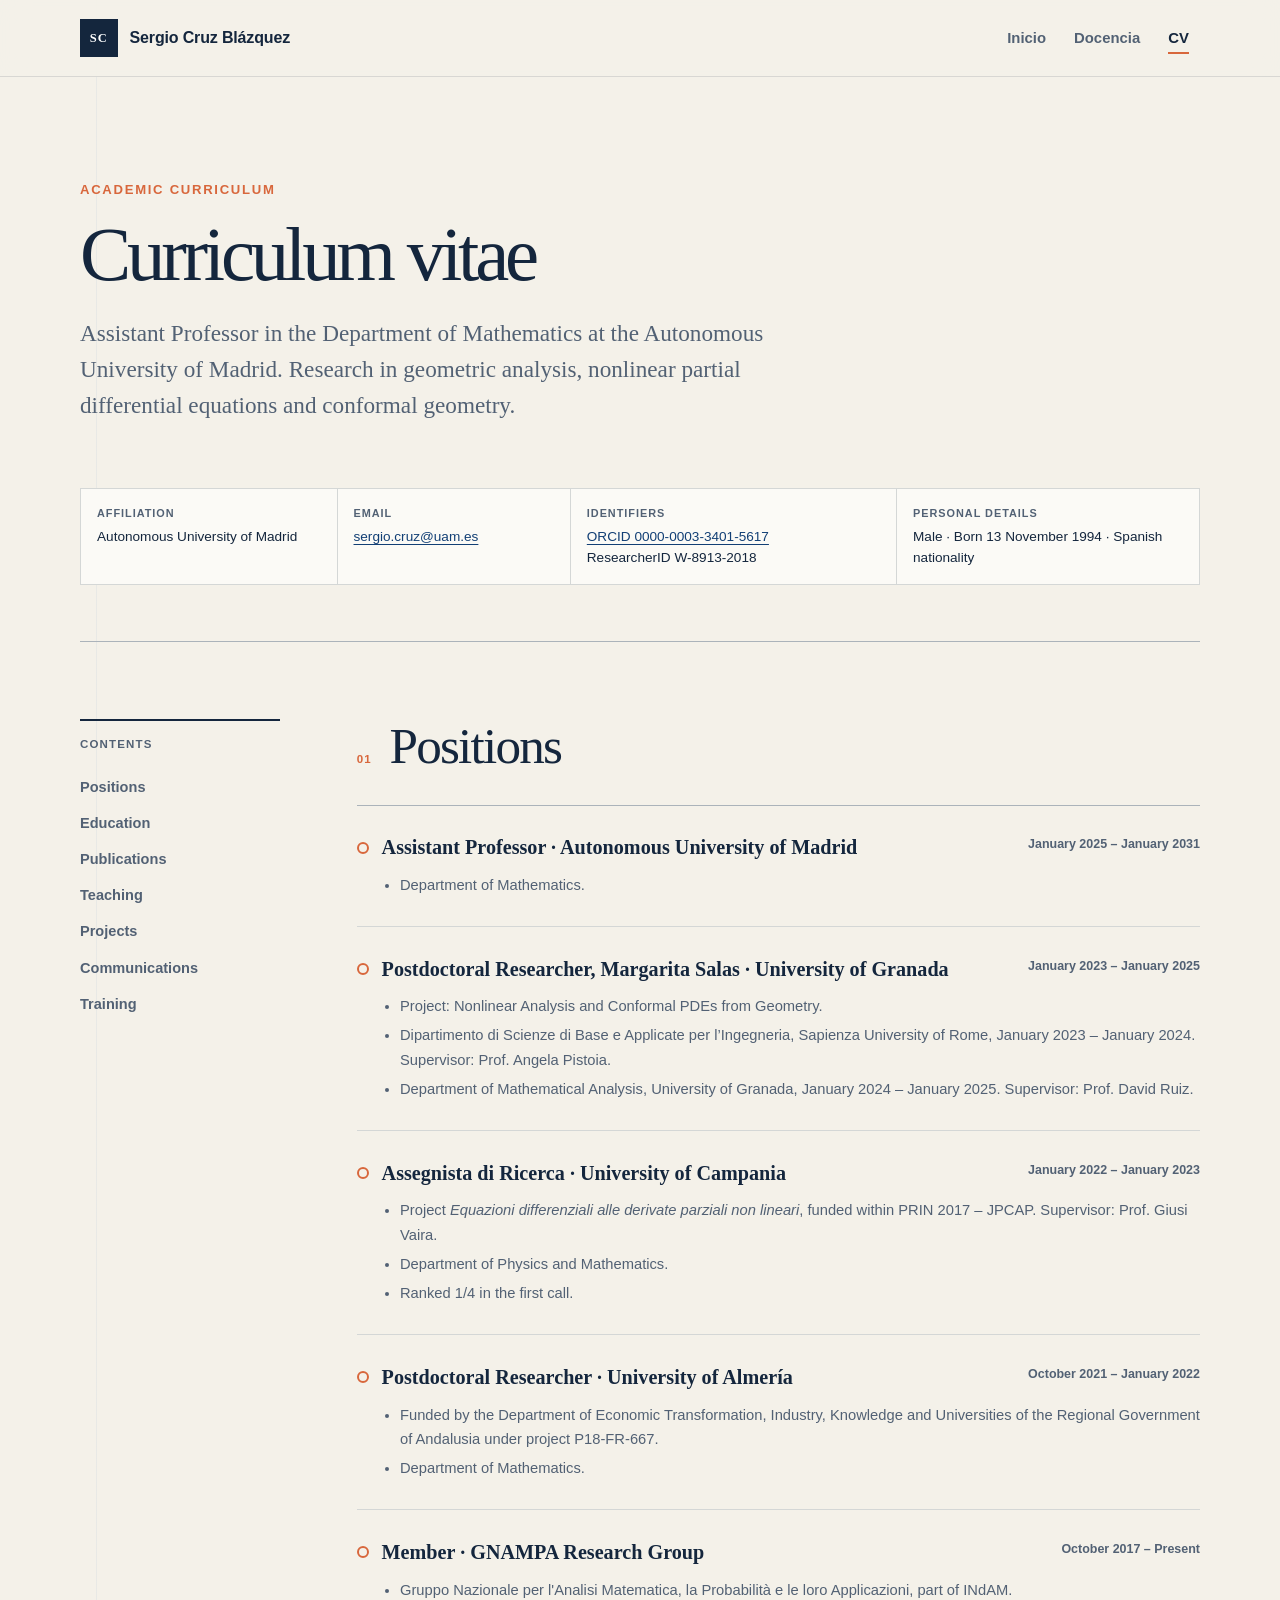
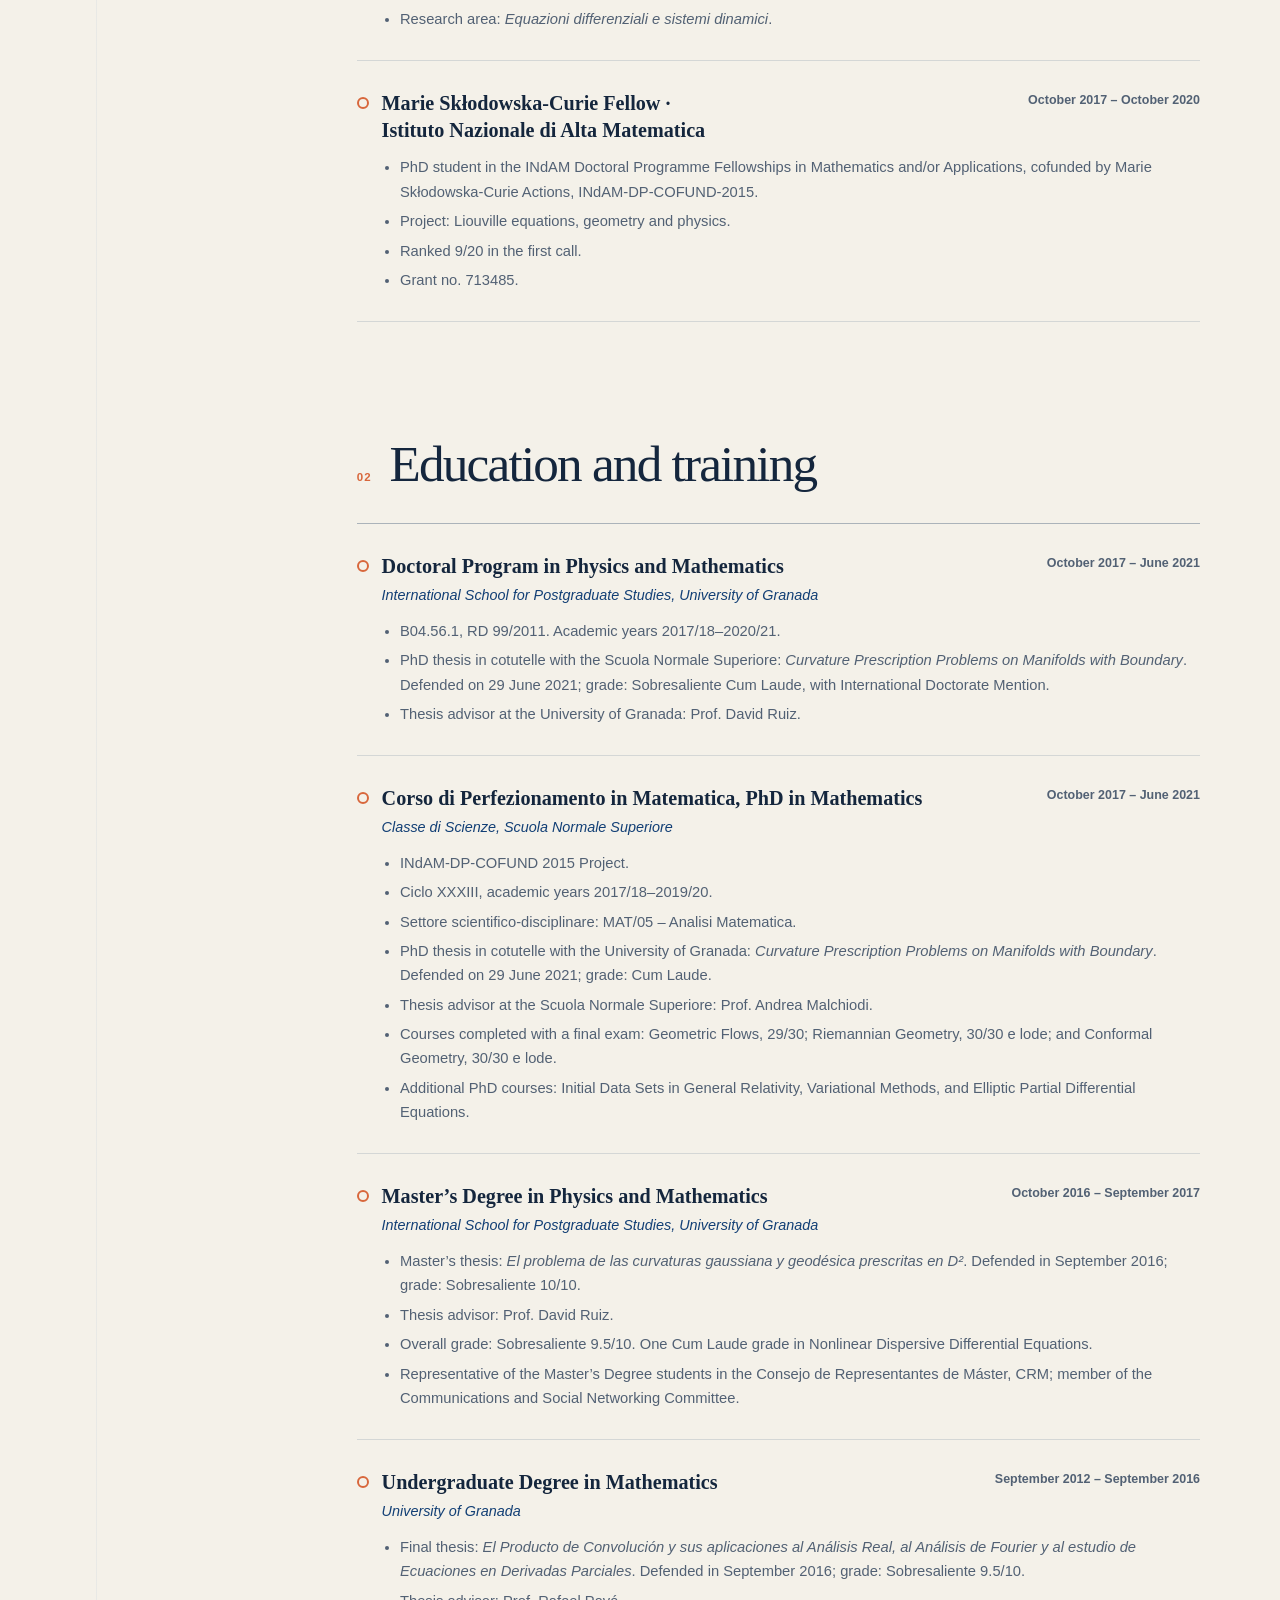
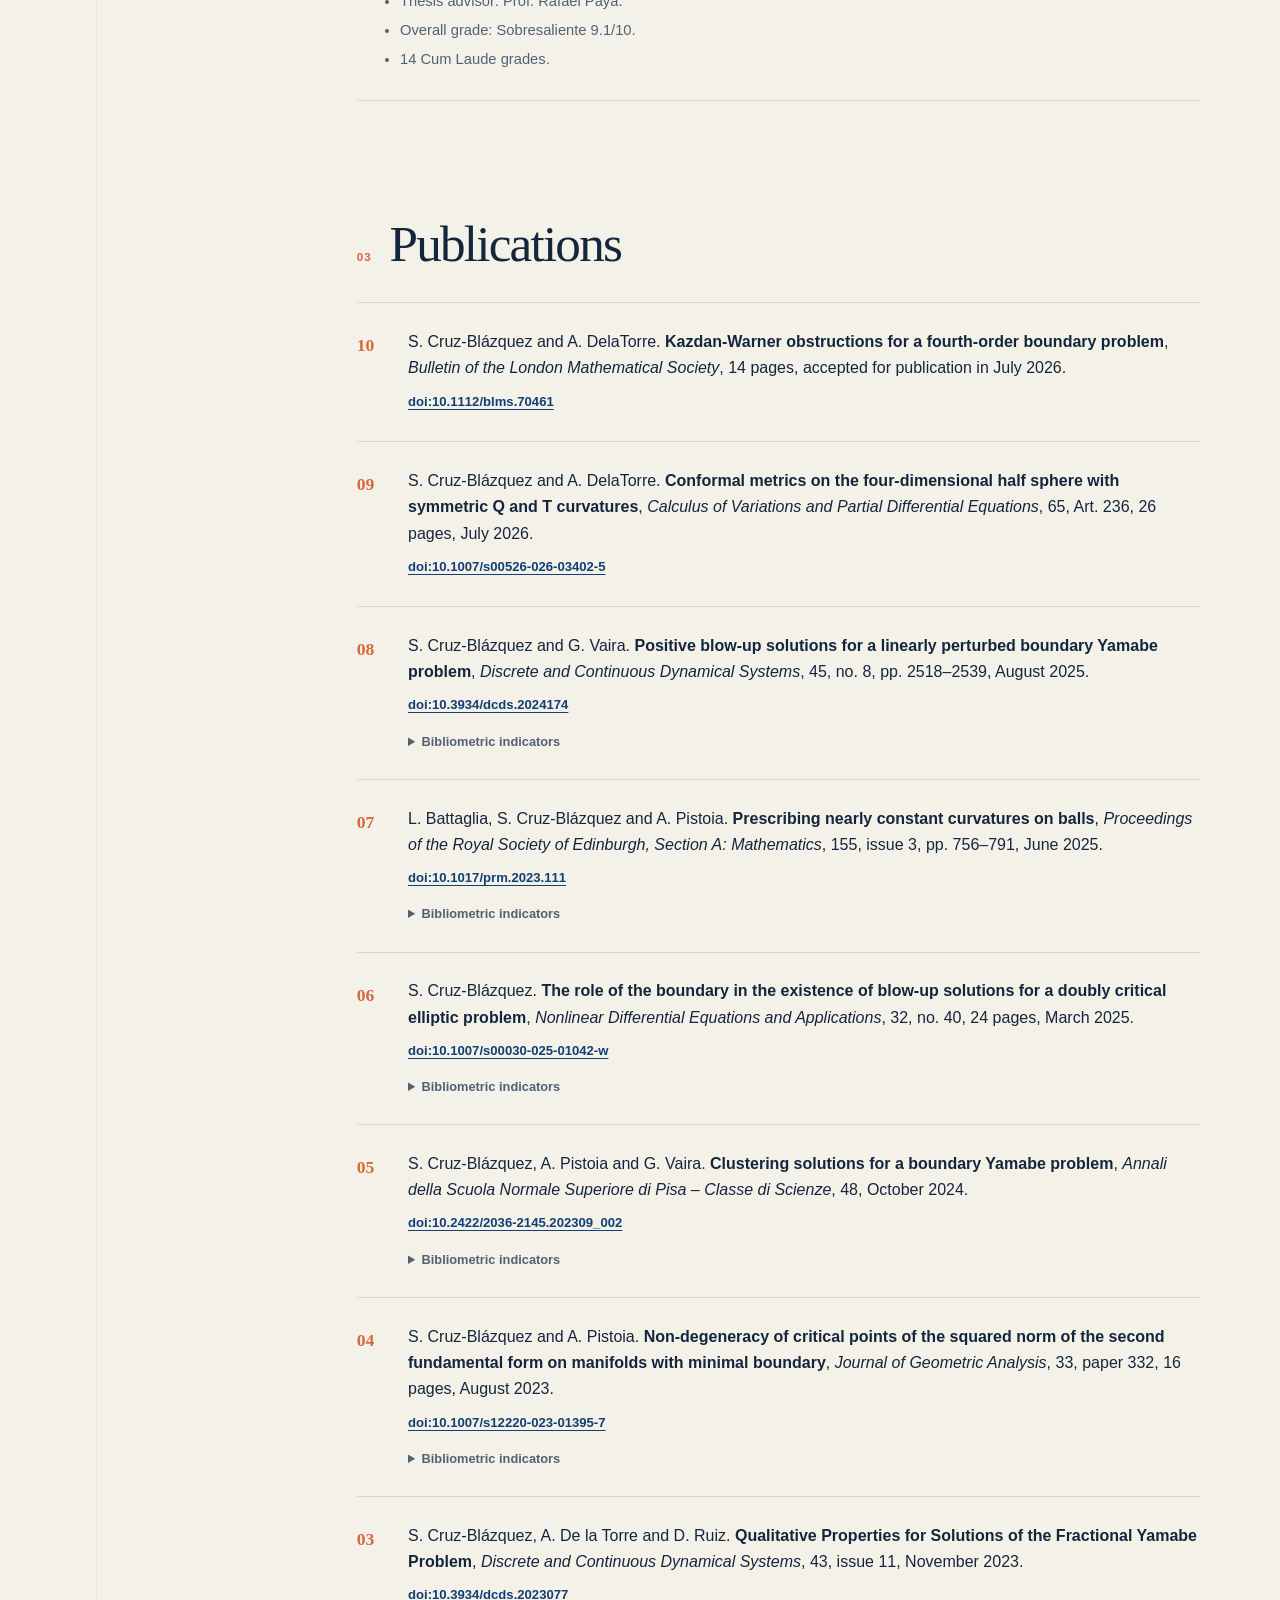
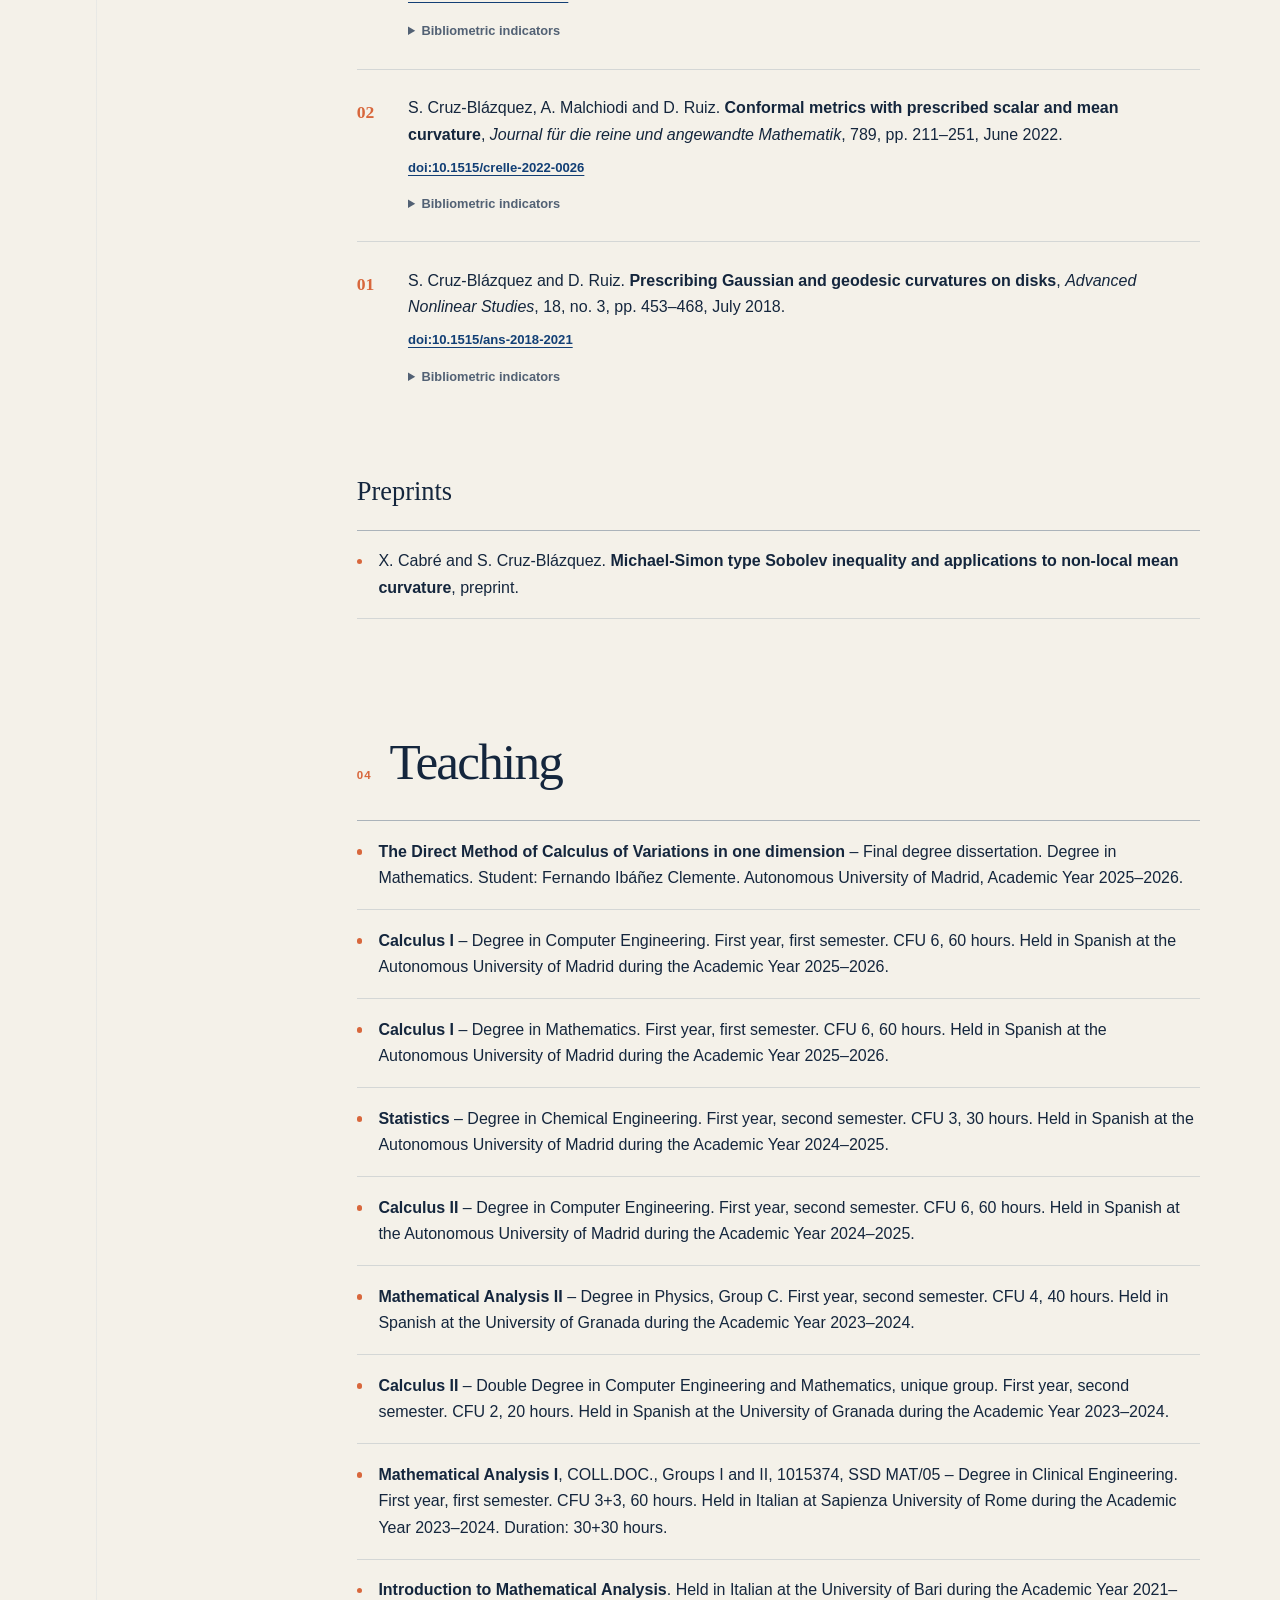
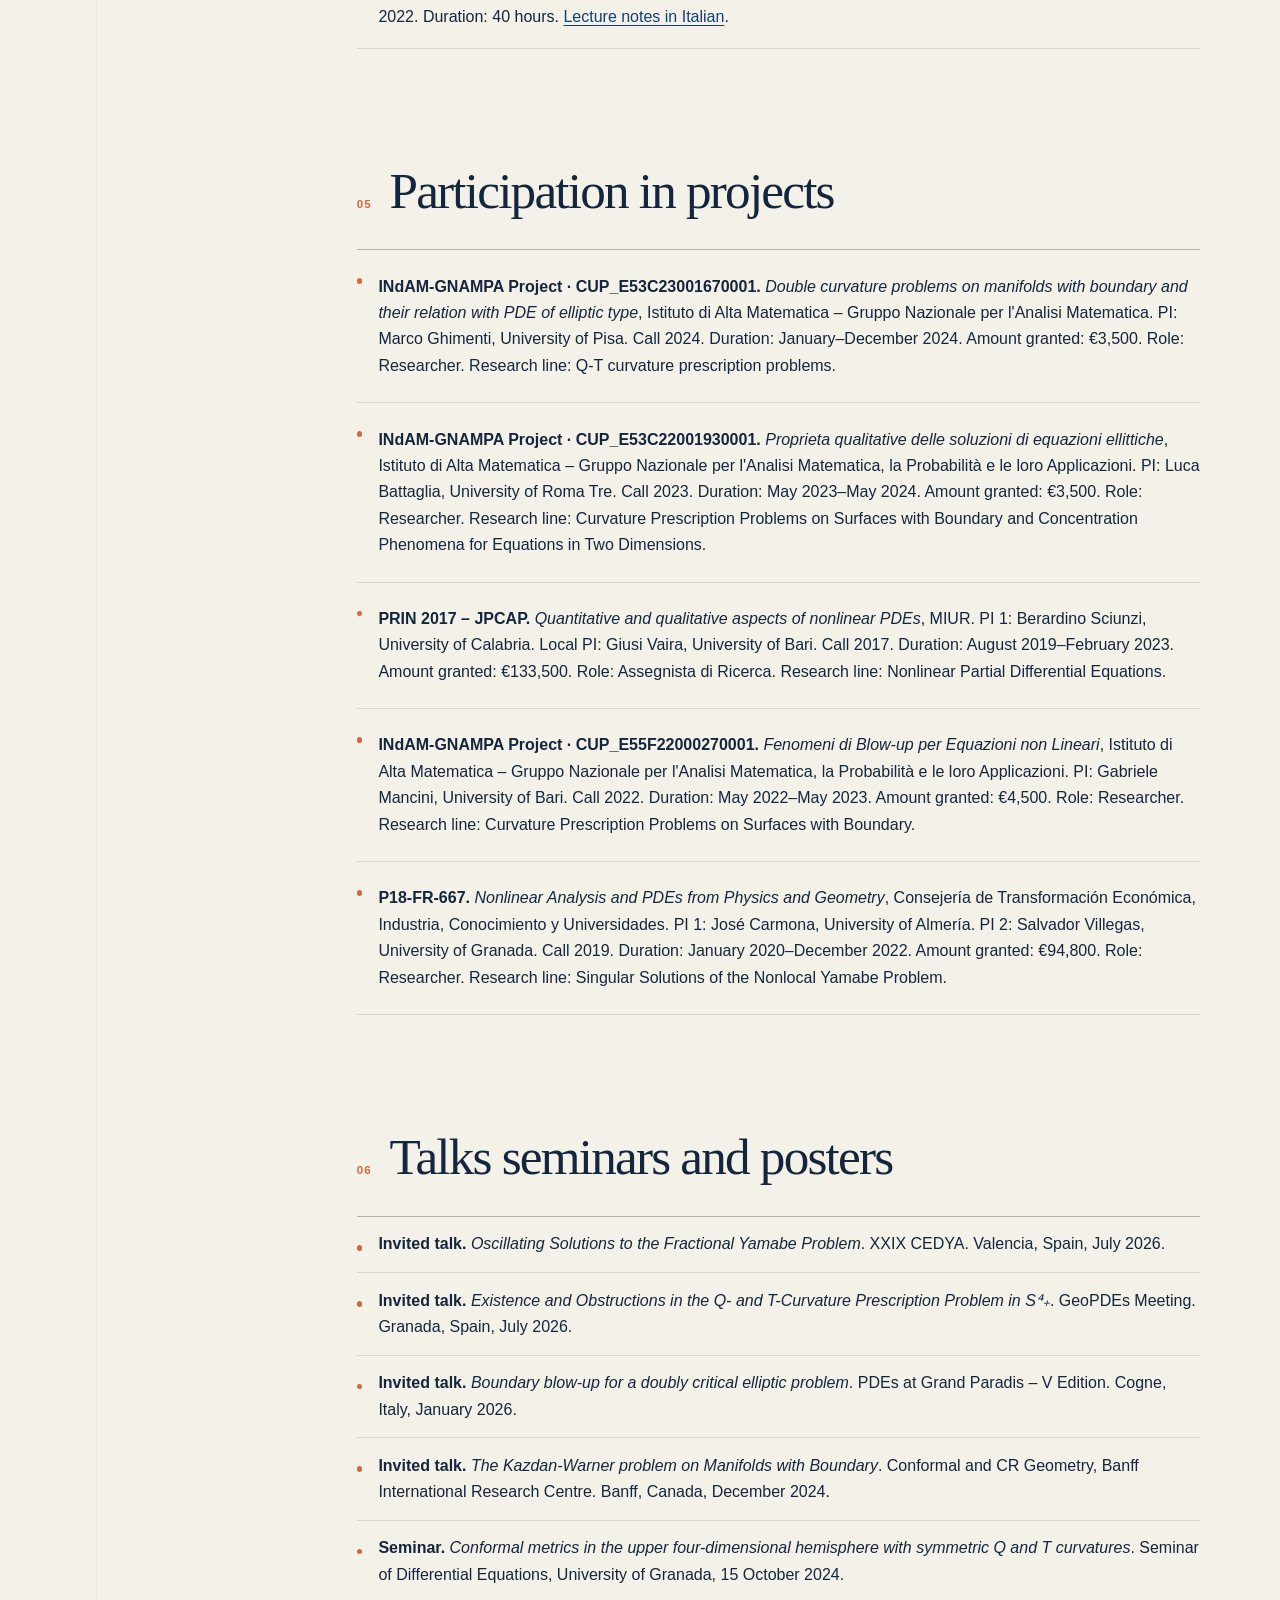
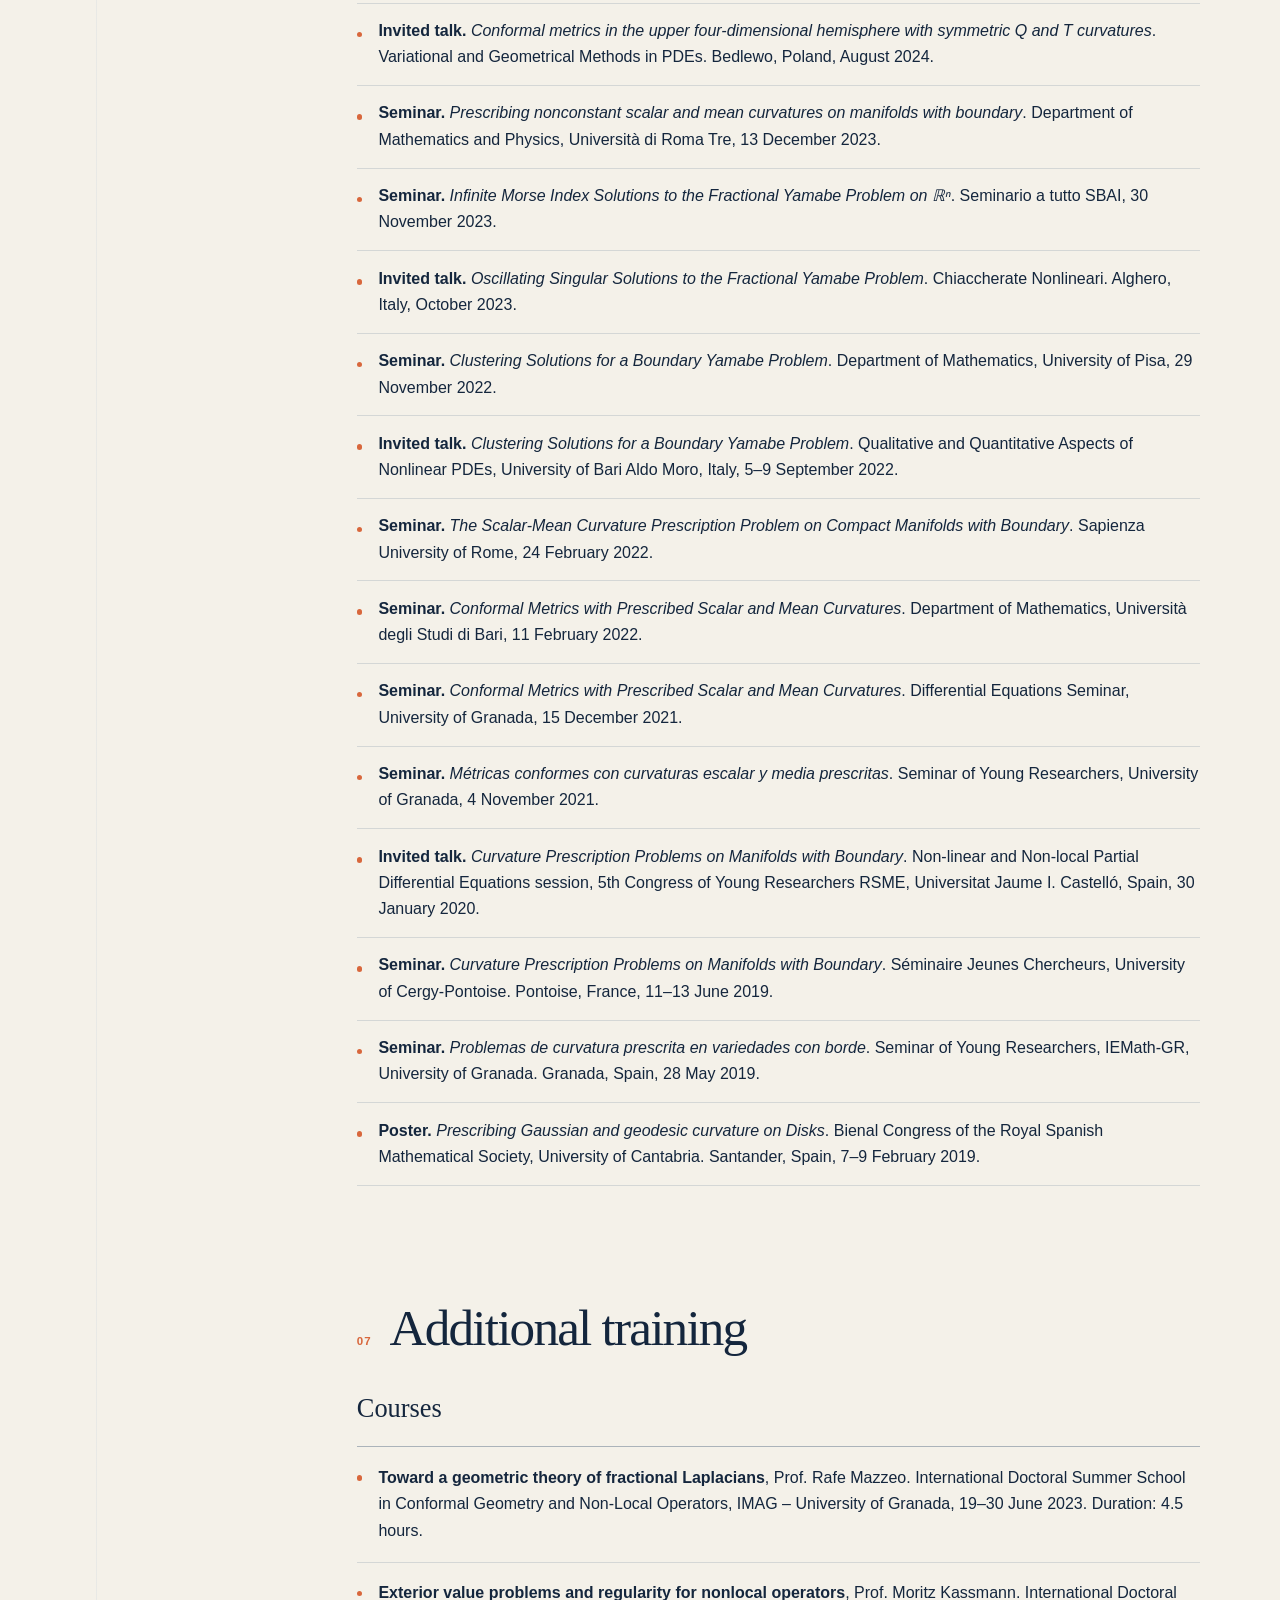
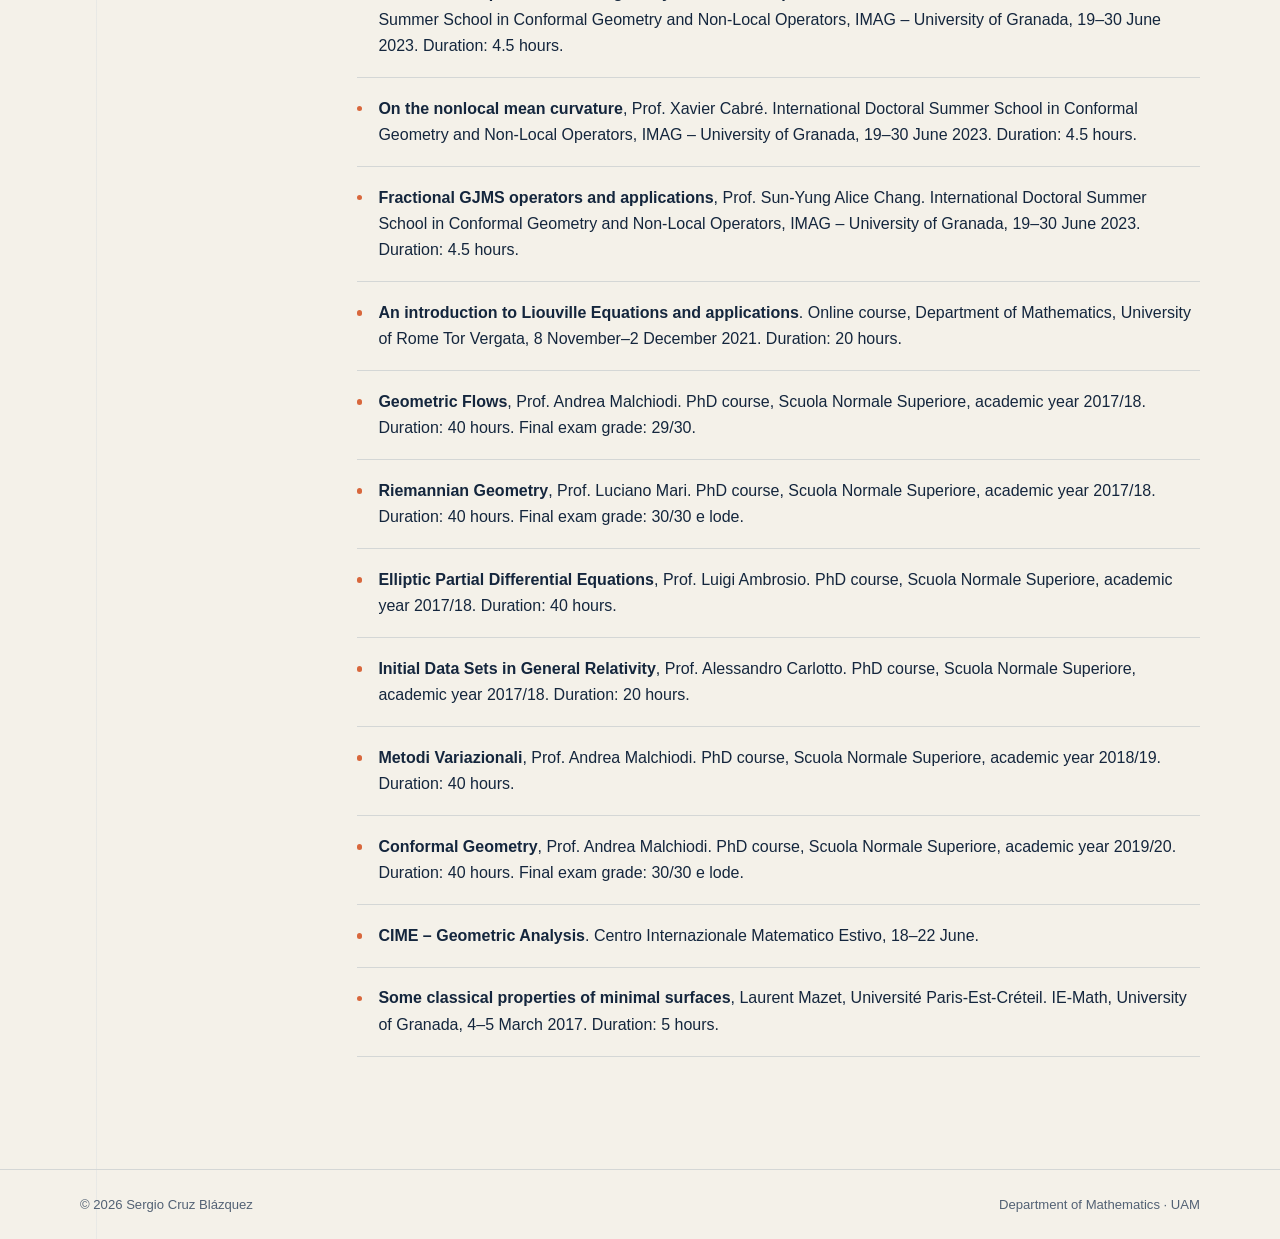
<file: cv.html>
<!doctype html>
<!-- GUÍA DE EDICIÓN: consulte README.md en la raíz del repositorio. -->
<html lang="es">
<head>
  <meta charset="utf-8">
  <meta name="viewport" content="width=device-width, initial-scale=1">
  <meta name="description" content="Currículum académico de Sergio Cruz Blázquez: trayectoria, publicaciones, docencia, proyectos y actividad científica.">
  <title>Currículum académico | Sergio Cruz Blázquez</title>
  <link rel="icon" type="image/x-icon" href="assets/img/icono2.ico">
  <link rel="stylesheet" href="styles.css?v=20260904-2">
</head>
<body>
  <a class="skip-link" href="#contenido">Saltar al contenido</a>

  <header class="site-header">
    <div class="nav-shell">
      <a class="site-name" href="index.html" aria-label="Sergio Cruz Blázquez, inicio">
        <span class="site-mark" aria-hidden="true">SC</span>
        <span>Sergio Cruz Blázquez</span>
      </a>
      <nav class="main-nav" aria-label="Navegación principal">
        <a href="index.html">Inicio</a>
        <a href="docencia.html">Docencia</a>
        <a href="cv.html" aria-current="page">CV</a>
      </nav>
    </div>
  </header>

  <main id="contenido" lang="en">
    <header class="page-hero page-shell cv-hero">
      <p class="eyebrow">Academic curriculum</p>
      <h1>Curriculum vitae</h1>
      <p>Assistant Professor in the Department of Mathematics at the Autonomous University of Madrid. Research in geometric analysis, nonlinear partial differential equations and conformal geometry.</p>

      <dl class="profile-strip">
        <div>
          <dt>Affiliation</dt>
          <dd>Autonomous University of Madrid</dd>
        </div>
        <div>
          <dt>Email</dt>
          <dd><a href="mailto:sergio.cruz@uam.es">sergio.cruz@uam.es</a></dd>
        </div>
        <div>
          <dt>Identifiers</dt>
          <dd><a href="https://orcid.org/0000-0003-3401-5617" target="_blank" rel="noopener noreferrer">ORCID 0000-0003-3401-5617</a><br>ResearcherID W-8913-2018</dd>
        </div>
        <div>
          <dt>Personal details</dt>
          <dd>Male · Born 13 November 1994 · Spanish nationality</dd>
        </div>
      </dl>
    </header>

    <div class="content-layout page-shell cv-layout">
      <nav class="section-index" aria-label="Curriculum sections">
        <p>Contents</p>
        <a href="#positions">Positions</a>
        <a href="#education">Education</a>
        <a href="#publications">Publications</a>
        <a href="#teaching-cv">Teaching</a>
        <a href="#projects">Projects</a>
        <a href="#communications">Communications</a>
        <a href="#training">Training</a>
      </nav>

      <div class="cv-content">
        <section class="cv-section" id="positions" aria-labelledby="positions-title">
          <header class="section-heading">
            <span>01</span>
            <h2 id="positions-title">Positions</h2>
          </header>
          <!-- NUEVO PUESTO: copie un <article class="timeline-item"> completo dentro de esta línea temporal. -->
          <div class="timeline">
            <article class="timeline-item">
              <p class="date">January 2025 – January 2031</p>
              <h3>Assistant Professor · Autonomous University of Madrid</h3>
              <ul><li>Department of Mathematics.</li></ul>
            </article>
            <article class="timeline-item">
              <p class="date">January 2023 – January 2025</p>
              <h3>Postdoctoral Researcher, Margarita Salas · University of Granada</h3>
              <ul>
                <li>Project: Nonlinear Analysis and Conformal PDEs from Geometry.</li>
                <li>Dipartimento di Scienze di Base e Applicate per l’Ingegneria, Sapienza University of Rome, January 2023 – January 2024. Supervisor: Prof. Angela Pistoia.</li>
                <li>Department of Mathematical Analysis, University of Granada, January 2024 – January 2025. Supervisor: Prof. David Ruiz.</li>
              </ul>
            </article>
            <article class="timeline-item">
              <p class="date">January 2022 – January 2023</p>
              <h3>Assegnista di Ricerca · University of Campania</h3>
              <ul>
                <li>Project <em>Equazioni differenziali alle derivate parziali non lineari</em>, funded within PRIN 2017 – JPCAP. Supervisor: Prof. Giusi Vaira.</li>
                <li>Department of Physics and Mathematics.</li>
                <li>Ranked 1/4 in the first call.</li>
              </ul>
            </article>
            <article class="timeline-item">
              <p class="date">October 2021 – January 2022</p>
              <h3>Postdoctoral Researcher · University of Almería</h3>
              <ul>
                <li>Funded by the Department of Economic Transformation, Industry, Knowledge and Universities of the Regional Government of Andalusia under project P18-FR-667.</li>
                <li>Department of Mathematics.</li>
              </ul>
            </article>
            <article class="timeline-item">
              <p class="date">October 2017 – Present</p>
              <h3>Member · GNAMPA Research Group</h3>
              <ul>
                <li>Gruppo Nazionale per l'Analisi Matematica, la Probabilità e le loro Applicazioni, part of INdAM.</li>
                <li>Research area: <em>Equazioni differenziali e sistemi dinamici</em>.</li>
              </ul>
            </article>
            <article class="timeline-item">
              <p class="date">October 2017 – October 2020</p>
              <h3>Marie Skłodowska-Curie Fellow · Istituto Nazionale di Alta Matematica</h3>
              <ul>
                <li>PhD student in the INdAM Doctoral Programme Fellowships in Mathematics and/or Applications, cofunded by Marie Skłodowska-Curie Actions, INdAM-DP-COFUND-2015.</li>
                <li>Project: Liouville equations, geometry and physics.</li>
                <li>Ranked 9/20 in the first call.</li>
                <li>Grant no. 713485.</li>
              </ul>
            </article>
          </div>
        </section>

        <section class="cv-section" id="education" aria-labelledby="education-title">
          <header class="section-heading">
            <span>02</span>
            <h2 id="education-title">Education and training</h2>
          </header>
          <!-- NUEVO TÍTULO: copie un <article class="timeline-item"> completo dentro de esta línea temporal. -->
          <div class="timeline">
            <article class="timeline-item">
              <p class="date">October 2017 – June 2021</p>
              <h3>Doctoral Program in Physics and Mathematics</h3>
              <p class="institution">International School for Postgraduate Studies, University of Granada</p>
              <ul>
                <li>B04.56.1, RD 99/2011. Academic years 2017/18–2020/21.</li>
                <li>PhD thesis in cotutelle with the Scuola Normale Superiore: <em>Curvature Prescription Problems on Manifolds with Boundary</em>. Defended on 29 June 2021; grade: Sobresaliente Cum Laude, with International Doctorate Mention.</li>
                <li>Thesis advisor at the University of Granada: Prof. David Ruiz.</li>
              </ul>
            </article>
            <article class="timeline-item">
              <p class="date">October 2017 – June 2021</p>
              <h3>Corso di Perfezionamento in Matematica, PhD in Mathematics</h3>
              <p class="institution">Classe di Scienze, Scuola Normale Superiore</p>
              <ul>
                <li>INdAM-DP-COFUND 2015 Project.</li>
                <li>Ciclo XXXIII, academic years 2017/18–2019/20.</li>
                <li>Settore scientifico-disciplinare: MAT/05 – Analisi Matematica.</li>
                <li>PhD thesis in cotutelle with the University of Granada: <em>Curvature Prescription Problems on Manifolds with Boundary</em>. Defended on 29 June 2021; grade: Cum Laude.</li>
                <li>Thesis advisor at the Scuola Normale Superiore: Prof. Andrea Malchiodi.</li>
                <li>Courses completed with a final exam: Geometric Flows, 29/30; Riemannian Geometry, 30/30 e lode; and Conformal Geometry, 30/30 e lode.</li>
                <li>Additional PhD courses: Initial Data Sets in General Relativity, Variational Methods, and Elliptic Partial Differential Equations.</li>
              </ul>
            </article>
            <article class="timeline-item">
              <p class="date">October 2016 – September 2017</p>
              <h3>Master’s Degree in Physics and Mathematics</h3>
              <p class="institution">International School for Postgraduate Studies, University of Granada</p>
              <ul>
                <li>Master’s thesis: <em>El problema de las curvaturas gaussiana y geodésica prescritas en D²</em>. Defended in September 2016; grade: Sobresaliente 10/10.</li>
                <li>Thesis advisor: Prof. David Ruiz.</li>
                <li>Overall grade: Sobresaliente 9.5/10. One Cum Laude grade in Nonlinear Dispersive Differential Equations.</li>
                <li>Representative of the Master’s Degree students in the Consejo de Representantes de Máster, CRM; member of the Communications and Social Networking Committee.</li>
              </ul>
            </article>
            <article class="timeline-item">
              <p class="date">September 2012 – September 2016</p>
              <h3>Undergraduate Degree in Mathematics</h3>
              <p class="institution">University of Granada</p>
              <ul>
                <li>Final thesis: <em>El Producto de Convolución y sus aplicaciones al Análisis Real, al Análisis de Fourier y al estudio de Ecuaciones en Derivadas Parciales</em>. Defended in September 2016; grade: Sobresaliente 9.5/10.</li>
                <li>Thesis advisor: Prof. Rafael Payá.</li>
                <li>Overall grade: Sobresaliente 9.1/10.</li>
                <li>14 Cum Laude grades.</li>
              </ul>
            </article>
          </div>
        </section>

        <section class="cv-section" id="publications" aria-labelledby="publications-title">
          <header class="section-heading">
            <span>03</span>
            <h2 id="publications-title">Publications</h2>
          </header>
          <!-- NUEVA PUBLICACIÓN: copie un <li> completo. El número se calcula automáticamente. -->
          <ol class="publication-list" reversed>
            <li>
              <article class="publication">
                <p>S. Cruz-Blázquez and A. DelaTorre. <strong>Kazdan-Warner obstructions for a fourth-order boundary problem</strong>, <em>Bulletin of the London Mathematical Society</em>, 14 pages, accepted for publication in July 2026.</p>
                <a href="https://doi.org/10.1112/blms.70461" target="_blank" rel="noopener noreferrer">doi:10.1112/blms.70461</a>
              </article>
            </li>
            <li>
              <article class="publication">
                <p>S. Cruz-Blázquez and A. DelaTorre. <strong>Conformal metrics on the four-dimensional half sphere with symmetric Q and T curvatures</strong>, <em>Calculus of Variations and Partial Differential Equations</em>, 65, Art. 236, 26 pages, July 2026.</p>
                <a href="https://doi.org/10.1007/s00526-026-03402-5" target="_blank" rel="noopener noreferrer">doi:10.1007/s00526-026-03402-5</a>
              </article>
            </li>
            <li>
              <article class="publication">
                <p>S. Cruz-Blázquez and G. Vaira. <strong>Positive blow-up solutions for a linearly perturbed boundary Yamabe problem</strong>, <em>Discrete and Continuous Dynamical Systems</em>, 45, no. 8, pp. 2518–2539, August 2025.</p>
                <a href="https://doi.org/10.3934/dcds.2024174" target="_blank" rel="noopener noreferrer">doi:10.3934/dcds.2024174</a>
                <details class="metrics"><summary>Bibliometric indicators</summary><p>JCR 2024, Clarivate: JIF = 1.1; Category: Mathematics; JIF Percentile = 78.2. SJR 2024, SCImago: SJR = 1.065, Q1. Scopus, February 2026: Total citations = 1; FWCI = 1.33. Google Scholar: Total citations = 2.</p></details>
              </article>
            </li>
            <li>
              <article class="publication">
                <p>L. Battaglia, S. Cruz-Blázquez and A. Pistoia. <strong>Prescribing nearly constant curvatures on balls</strong>, <em>Proceedings of the Royal Society of Edinburgh, Section A: Mathematics</em>, 155, issue 3, pp. 756–791, June 2025.</p>
                <a href="https://doi.org/10.1017/prm.2023.111" target="_blank" rel="noopener noreferrer">doi:10.1017/prm.2023.111</a>
                <details class="metrics"><summary>Bibliometric indicators</summary><p>JCR 2024, Clarivate: JIF = 0.9; Category: Mathematics; JIF Percentile = 67.6. SJR 2024, SCImago: SJR = 1.076, Q1. Scopus, February 2026: Total citations = 1; FWCI = 1.81. Google Scholar: Total citations = 5.</p></details>
              </article>
            </li>
            <li>
              <article class="publication">
                <p>S. Cruz-Blázquez. <strong>The role of the boundary in the existence of blow-up solutions for a doubly critical elliptic problem</strong>, <em>Nonlinear Differential Equations and Applications</em>, 32, no. 40, 24 pages, March 2025.</p>
                <a href="https://doi.org/10.1007/s00030-025-01042-w" target="_blank" rel="noopener noreferrer">doi:10.1007/s00030-025-01042-w</a>
                <details class="metrics"><summary>Bibliometric indicators</summary><p>JCR 2024, Clarivate: JIF = 1.2; Category: Mathematics; JIF Percentile = 59.2. SJR 2024, SCImago: SJR = 1.110, Q1. Scopus, February 2026: Not indexed. Google Scholar: Total citations = 0.</p></details>
              </article>
            </li>
            <li>
              <article class="publication">
                <p>S. Cruz-Blázquez, A. Pistoia and G. Vaira. <strong>Clustering solutions for a boundary Yamabe problem</strong>, <em>Annali della Scuola Normale Superiore di Pisa – Classe di Scienze</em>, 48, October 2024.</p>
                <a href="https://doi.org/10.2422/2036-2145.202309_002" target="_blank" rel="noopener noreferrer">doi:10.2422/2036-2145.202309_002</a>
                <details class="metrics"><summary>Bibliometric indicators</summary><p>JCR 2024, Clarivate: JIF = 1.3; Category: Mathematics; JIF Percentile = 85.7. SJR 2024, SCImago: SJR = 1.775, Q1. Scopus, February 2026: Not indexed. Google Scholar: Total citations = 4.</p></details>
              </article>
            </li>
            <li>
              <article class="publication">
                <p>S. Cruz-Blázquez and A. Pistoia. <strong>Non-degeneracy of critical points of the squared norm of the second fundamental form on manifolds with minimal boundary</strong>, <em>Journal of Geometric Analysis</em>, 33, paper 332, 16 pages, August 2023.</p>
                <a href="https://doi.org/10.1007/s12220-023-01395-7" target="_blank" rel="noopener noreferrer">doi:10.1007/s12220-023-01395-7</a>
                <details class="metrics"><summary>Bibliometric indicators</summary><p>JCR 2023, Clarivate: JIF = 1.2; Category: Mathematics; JIF Percentile = 83.8. SJR 2023, SCImago: SJR = 1.203, Q1. Scopus, February 2026: Total citations = 0. Google Scholar: Total citations = 0.</p></details>
              </article>
            </li>
            <li>
              <article class="publication">
                <p>S. Cruz-Blázquez, A. De la Torre and D. Ruiz. <strong>Qualitative Properties for Solutions of the Fractional Yamabe Problem</strong>, <em>Discrete and Continuous Dynamical Systems</em>, 43, issue 11, November 2023.</p>
                <a href="https://doi.org/10.3934/dcds.2023077" target="_blank" rel="noopener noreferrer">doi:10.3934/dcds.2023077</a>
                <details class="metrics"><summary>Bibliometric indicators</summary><p>JCR 2023, Clarivate: JIF = 1.1; Category: Mathematics; JIF Percentile = 80.1. SJR 2023, SCImago: SJR = 1.104, Q1. Scopus, February 2026: Total citations = 1; FWCI = 0.25. Google Scholar: Total citations = 2.</p></details>
              </article>
            </li>
            <li>
              <article class="publication">
                <p>S. Cruz-Blázquez, A. Malchiodi and D. Ruiz. <strong>Conformal metrics with prescribed scalar and mean curvature</strong>, <em>Journal für die reine und angewandte Mathematik</em>, 789, pp. 211–251, June 2022.</p>
                <a href="https://doi.org/10.1515/crelle-2022-0026" target="_blank" rel="noopener noreferrer">doi:10.1515/crelle-2022-0026</a>
                <details class="metrics"><summary>Bibliometric indicators</summary><p>JCR 2022, Clarivate: JIF = 1.5; Category: Mathematics; JIF Percentile = 80.2. SJR 2022, SCImago: SJR = 2.310, Q1. Scopus, February 2026: Total citations = 7; FWCI = 1.15. Google Scholar: Total citations = 18.</p></details>
              </article>
            </li>
            <li>
              <article class="publication">
                <p>S. Cruz-Blázquez and D. Ruiz. <strong>Prescribing Gaussian and geodesic curvatures on disks</strong>, <em>Advanced Nonlinear Studies</em>, 18, no. 3, pp. 453–468, July 2018.</p>
                <a href="https://doi.org/10.1515/ans-2018-2021" target="_blank" rel="noopener noreferrer">doi:10.1515/ans-2018-2021</a>
                <details class="metrics"><summary>Bibliometric indicators</summary><p>JCR 2018, Clarivate: JIF = 1.650; Category: Mathematics; JIF Percentile = 91.56. SJR 2018, SCImago: SJR = 1.422, Q1. Scopus, February 2026: Total citations = 19; FWCI = 0.83. Google Scholar: Total citations = 30.</p></details>
              </article>
            </li>
          </ol>

          <div class="subsection">
            <h3>Preprints</h3>
            <ul class="long-list">
              <li>X. Cabré and S. Cruz-Blázquez. <strong>Michael-Simon type Sobolev inequality and applications to non-local mean curvature</strong>, preprint.</li>
            </ul>
          </div>
        </section>

        <section class="cv-section" id="teaching-cv" aria-labelledby="teaching-title">
          <header class="section-heading">
            <span>04</span>
            <h2 id="teaching-title">Teaching</h2>
          </header>
          <!-- NUEVA ENTRADA DOCENTE: copie un <li> completo. -->
          <ul class="long-list">
            <li><strong>The Direct Method of Calculus of Variations in one dimension</strong> – Final degree dissertation. Degree in Mathematics. Student: Fernando Ibáñez Clemente. Autonomous University of Madrid, Academic Year 2025–2026.</li>
            <li><strong>Calculus I</strong> – Degree in Computer Engineering. First year, first semester. CFU 6, 60 hours. Held in Spanish at the Autonomous University of Madrid during the Academic Year 2025–2026.</li>
            <li><strong>Calculus I</strong> – Degree in Mathematics. First year, first semester. CFU 6, 60 hours. Held in Spanish at the Autonomous University of Madrid during the Academic Year 2025–2026.</li>
            <li><strong>Statistics</strong> – Degree in Chemical Engineering. First year, second semester. CFU 3, 30 hours. Held in Spanish at the Autonomous University of Madrid during the Academic Year 2024–2025.</li>
            <li><strong>Calculus II</strong> – Degree in Computer Engineering. First year, second semester. CFU 6, 60 hours. Held in Spanish at the Autonomous University of Madrid during the Academic Year 2024–2025.</li>
            <li><strong>Mathematical Analysis II</strong> – Degree in Physics, Group C. First year, second semester. CFU 4, 40 hours. Held in Spanish at the University of Granada during the Academic Year 2023–2024.</li>
            <li><strong>Calculus II</strong> – Double Degree in Computer Engineering and Mathematics, unique group. First year, second semester. CFU 2, 20 hours. Held in Spanish at the University of Granada during the Academic Year 2023–2024.</li>
            <li><strong>Mathematical Analysis I</strong>, COLL.DOC., Groups I and II, 1015374, SSD MAT/05 – Degree in Clinical Engineering. First year, first semester. CFU 3+3, 60 hours. Held in Italian at Sapienza University of Rome during the Academic Year 2023–2024. Duration: 30+30 hours.</li>
            <li><strong>Introduction to Mathematical Analysis</strong>. Held in Italian at the University of Bari during the Academic Year 2021–2022. Duration: 40 hours. <a href="https://www.dm.uniba.it/it/didattica/precorsi/2022-2023-primo-semestre/introduzione-allanalisi" target="_blank" rel="noopener noreferrer">Lecture notes in Italian</a>.</li>
          </ul>
        </section>

        <section class="cv-section" id="projects" aria-labelledby="projects-title">
          <header class="section-heading">
            <span>05</span>
            <h2 id="projects-title">Participation in projects</h2>
          </header>
          <!-- NUEVO PROYECTO: copie un <li> completo. -->
          <ul class="long-list project-list">
            <li><strong>INdAM-GNAMPA Project · CUP_E53C23001670001.</strong> <em>Double curvature problems on manifolds with boundary and their relation with PDE of elliptic type</em>, Istituto di Alta Matematica – Gruppo Nazionale per l'Analisi Matematica. PI: Marco Ghimenti, University of Pisa. Call 2024. Duration: January–December 2024. Amount granted: €3,500. Role: Researcher. Research line: Q-T curvature prescription problems.</li>
            <li><strong>INdAM-GNAMPA Project · CUP_E53C22001930001.</strong> <em>Proprieta qualitative delle soluzioni di equazioni ellittiche</em>, Istituto di Alta Matematica – Gruppo Nazionale per l'Analisi Matematica, la Probabilità e le loro Applicazioni. PI: Luca Battaglia, University of Roma Tre. Call 2023. Duration: May 2023–May 2024. Amount granted: €3,500. Role: Researcher. Research line: Curvature Prescription Problems on Surfaces with Boundary and Concentration Phenomena for Equations in Two Dimensions.</li>
            <li><strong>PRIN 2017 – JPCAP.</strong> <em>Quantitative and qualitative aspects of nonlinear PDEs</em>, MIUR. PI 1: Berardino Sciunzi, University of Calabria. Local PI: Giusi Vaira, University of Bari. Call 2017. Duration: August 2019–February 2023. Amount granted: €133,500. Role: Assegnista di Ricerca. Research line: Nonlinear Partial Differential Equations.</li>
            <li><strong>INdAM-GNAMPA Project · CUP_E55F22000270001.</strong> <em>Fenomeni di Blow-up per Equazioni non Lineari</em>, Istituto di Alta Matematica – Gruppo Nazionale per l'Analisi Matematica, la Probabilità e le loro Applicazioni. PI: Gabriele Mancini, University of Bari. Call 2022. Duration: May 2022–May 2023. Amount granted: €4,500. Role: Researcher. Research line: Curvature Prescription Problems on Surfaces with Boundary.</li>
            <li><strong>P18-FR-667.</strong> <em>Nonlinear Analysis and PDEs from Physics and Geometry</em>, Consejería de Transformación Económica, Industria, Conocimiento y Universidades. PI 1: José Carmona, University of Almería. PI 2: Salvador Villegas, University of Granada. Call 2019. Duration: January 2020–December 2022. Amount granted: €94,800. Role: Researcher. Research line: Singular Solutions of the Nonlocal Yamabe Problem.</li>
          </ul>
        </section>

        <section class="cv-section" id="communications" aria-labelledby="communications-title">
          <header class="section-heading">
            <span>06</span>
            <h2 id="communications-title">Talks seminars and posters</h2>
          </header>
          <!-- NUEVA COMUNICACIÓN: copie un <li> completo. -->
          <ul class="long-list communication-list">
            <li><strong>Invited talk.</strong> <em>Oscillating Solutions to the Fractional Yamabe Problem</em>. XXIX CEDYA. Valencia, Spain, July 2026.</li>
            <li><strong>Invited talk.</strong> <em>Existence and Obstructions in the Q- and T-Curvature Prescription Problem in S⁴₊</em>. GeoPDEs Meeting. Granada, Spain, July 2026.</li>
            <li><strong>Invited talk.</strong> <em>Boundary blow-up for a doubly critical elliptic problem</em>. PDEs at Grand Paradis – V Edition. Cogne, Italy, January 2026.</li>
            <li><strong>Invited talk.</strong> <em>The Kazdan-Warner problem on Manifolds with Boundary</em>. Conformal and CR Geometry, Banff International Research Centre. Banff, Canada, December 2024.</li>
            <li><strong>Seminar.</strong> <em>Conformal metrics in the upper four-dimensional hemisphere with symmetric Q and T curvatures</em>. Seminar of Differential Equations, University of Granada, 15 October 2024.</li>
            <li><strong>Invited talk.</strong> <em>Conformal metrics in the upper four-dimensional hemisphere with symmetric Q and T curvatures</em>. Variational and Geometrical Methods in PDEs. Bedlewo, Poland, August 2024.</li>
            <li><strong>Seminar.</strong> <em>Prescribing nonconstant scalar and mean curvatures on manifolds with boundary</em>. Department of Mathematics and Physics, Università di Roma Tre, 13 December 2023.</li>
            <li><strong>Seminar.</strong> <em>Infinite Morse Index Solutions to the Fractional Yamabe Problem on ℝⁿ</em>. Seminario a tutto SBAI, 30 November 2023.</li>
            <li><strong>Invited talk.</strong> <em>Oscillating Singular Solutions to the Fractional Yamabe Problem</em>. Chiaccherate Nonlineari. Alghero, Italy, October 2023.</li>
            <li><strong>Seminar.</strong> <em>Clustering Solutions for a Boundary Yamabe Problem</em>. Department of Mathematics, University of Pisa, 29 November 2022.</li>
            <li><strong>Invited talk.</strong> <em>Clustering Solutions for a Boundary Yamabe Problem</em>. Qualitative and Quantitative Aspects of Nonlinear PDEs, University of Bari Aldo Moro, Italy, 5–9 September 2022.</li>
            <li><strong>Seminar.</strong> <em>The Scalar-Mean Curvature Prescription Problem on Compact Manifolds with Boundary</em>. Sapienza University of Rome, 24 February 2022.</li>
            <li><strong>Seminar.</strong> <em>Conformal Metrics with Prescribed Scalar and Mean Curvatures</em>. Department of Mathematics, Università degli Studi di Bari, 11 February 2022.</li>
            <li><strong>Seminar.</strong> <em>Conformal Metrics with Prescribed Scalar and Mean Curvatures</em>. Differential Equations Seminar, University of Granada, 15 December 2021.</li>
            <li><strong>Seminar.</strong> <em>Métricas conformes con curvaturas escalar y media prescritas</em>. Seminar of Young Researchers, University of Granada, 4 November 2021.</li>
            <li><strong>Invited talk.</strong> <em>Curvature Prescription Problems on Manifolds with Boundary</em>. Non-linear and Non-local Partial Differential Equations session, 5th Congress of Young Researchers RSME, Universitat Jaume I. Castelló, Spain, 30 January 2020.</li>
            <li><strong>Seminar.</strong> <em>Curvature Prescription Problems on Manifolds with Boundary</em>. Séminaire Jeunes Chercheurs, University of Cergy-Pontoise. Pontoise, France, 11–13 June 2019.</li>
            <li><strong>Seminar.</strong> <em>Problemas de curvatura prescrita en variedades con borde</em>. Seminar of Young Researchers, IEMath-GR, University of Granada. Granada, Spain, 28 May 2019.</li>
            <li><strong>Poster.</strong> <em>Prescribing Gaussian and geodesic curvature on Disks</em>. Bienal Congress of the Royal Spanish Mathematical Society, University of Cantabria. Santander, Spain, 7–9 February 2019.</li>
          </ul>
        </section>

        <section class="cv-section" id="training" aria-labelledby="training-title">
          <header class="section-heading">
            <span>07</span>
            <h2 id="training-title">Additional training</h2>
          </header>
          <h3 class="subheading">Courses</h3>
          <!-- NUEVO CURSO: copie un <li> completo. -->
          <ul class="long-list">
            <li><strong>Toward a geometric theory of fractional Laplacians</strong>, Prof. Rafe Mazzeo. International Doctoral Summer School in Conformal Geometry and Non-Local Operators, IMAG – University of Granada, 19–30 June 2023. Duration: 4.5 hours.</li>
            <li><strong>Exterior value problems and regularity for nonlocal operators</strong>, Prof. Moritz Kassmann. International Doctoral Summer School in Conformal Geometry and Non-Local Operators, IMAG – University of Granada, 19–30 June 2023. Duration: 4.5 hours.</li>
            <li><strong>On the nonlocal mean curvature</strong>, Prof. Xavier Cabré. International Doctoral Summer School in Conformal Geometry and Non-Local Operators, IMAG – University of Granada, 19–30 June 2023. Duration: 4.5 hours.</li>
            <li><strong>Fractional GJMS operators and applications</strong>, Prof. Sun-Yung Alice Chang. International Doctoral Summer School in Conformal Geometry and Non-Local Operators, IMAG – University of Granada, 19–30 June 2023. Duration: 4.5 hours.</li>
            <li><strong>An introduction to Liouville Equations and applications</strong>. Online course, Department of Mathematics, University of Rome Tor Vergata, 8 November–2 December 2021. Duration: 20 hours.</li>
            <li><strong>Geometric Flows</strong>, Prof. Andrea Malchiodi. PhD course, Scuola Normale Superiore, academic year 2017/18. Duration: 40 hours. Final exam grade: 29/30.</li>
            <li><strong>Riemannian Geometry</strong>, Prof. Luciano Mari. PhD course, Scuola Normale Superiore, academic year 2017/18. Duration: 40 hours. Final exam grade: 30/30 e lode.</li>
            <li><strong>Elliptic Partial Differential Equations</strong>, Prof. Luigi Ambrosio. PhD course, Scuola Normale Superiore, academic year 2017/18. Duration: 40 hours.</li>
            <li><strong>Initial Data Sets in General Relativity</strong>, Prof. Alessandro Carlotto. PhD course, Scuola Normale Superiore, academic year 2017/18. Duration: 20 hours.</li>
            <li><strong>Metodi Variazionali</strong>, Prof. Andrea Malchiodi. PhD course, Scuola Normale Superiore, academic year 2018/19. Duration: 40 hours.</li>
            <li><strong>Conformal Geometry</strong>, Prof. Andrea Malchiodi. PhD course, Scuola Normale Superiore, academic year 2019/20. Duration: 40 hours. Final exam grade: 30/30 e lode.</li>
            <li><strong>CIME – Geometric Analysis</strong>. Centro Internazionale Matematico Estivo, 18–22 June.</li>
            <li><strong>Some classical properties of minimal surfaces</strong>, Laurent Mazet, Université Paris-Est-Créteil. IE-Math, University of Granada, 4–5 March 2017. Duration: 5 hours.</li>
          </ul>
        </section>
      </div>
    </div>
  </main>

  <footer class="site-footer">
    <div class="page-shell">
      <span>© <span id="year">2026</span> Sergio Cruz Blázquez</span>
      <span>Department of Mathematics · UAM</span>
    </div>
  </footer>

  <script>document.getElementById('year').textContent = new Date().getFullYear();</script>
</body>
</html>
</file>
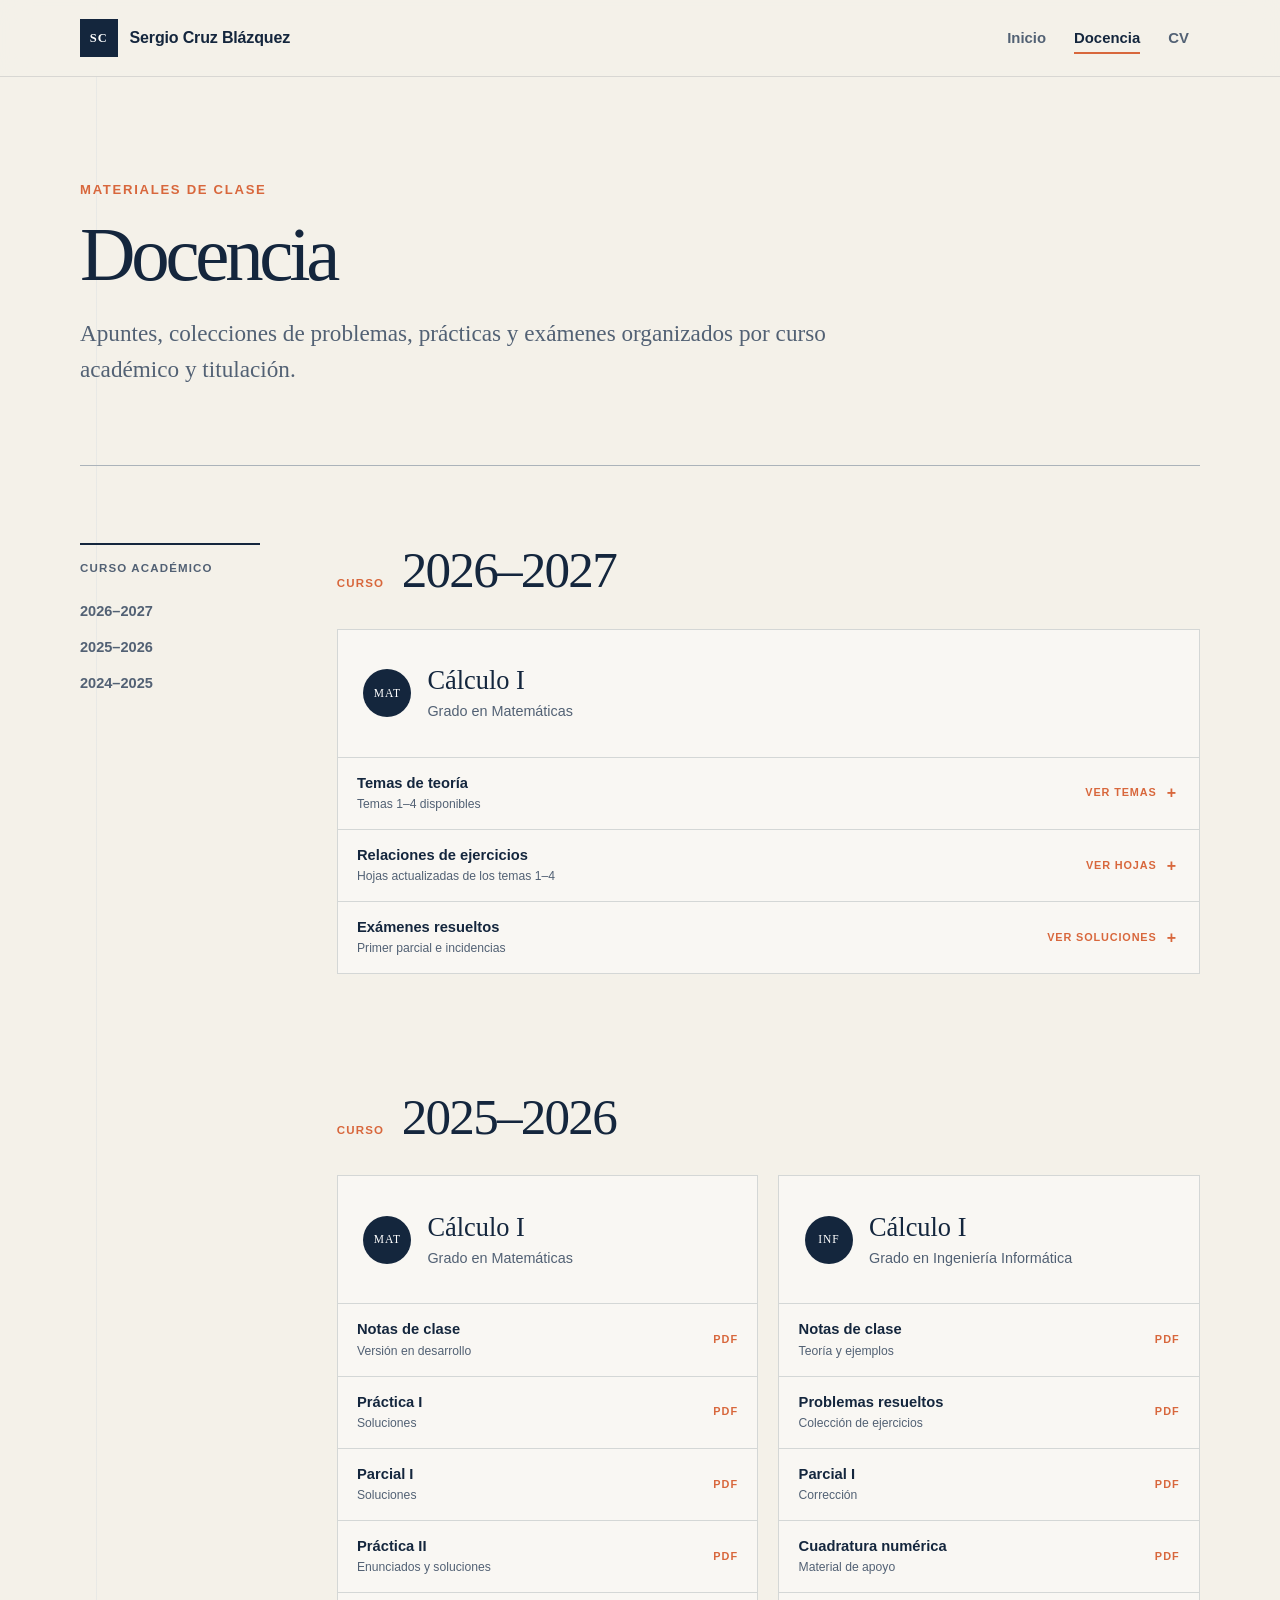
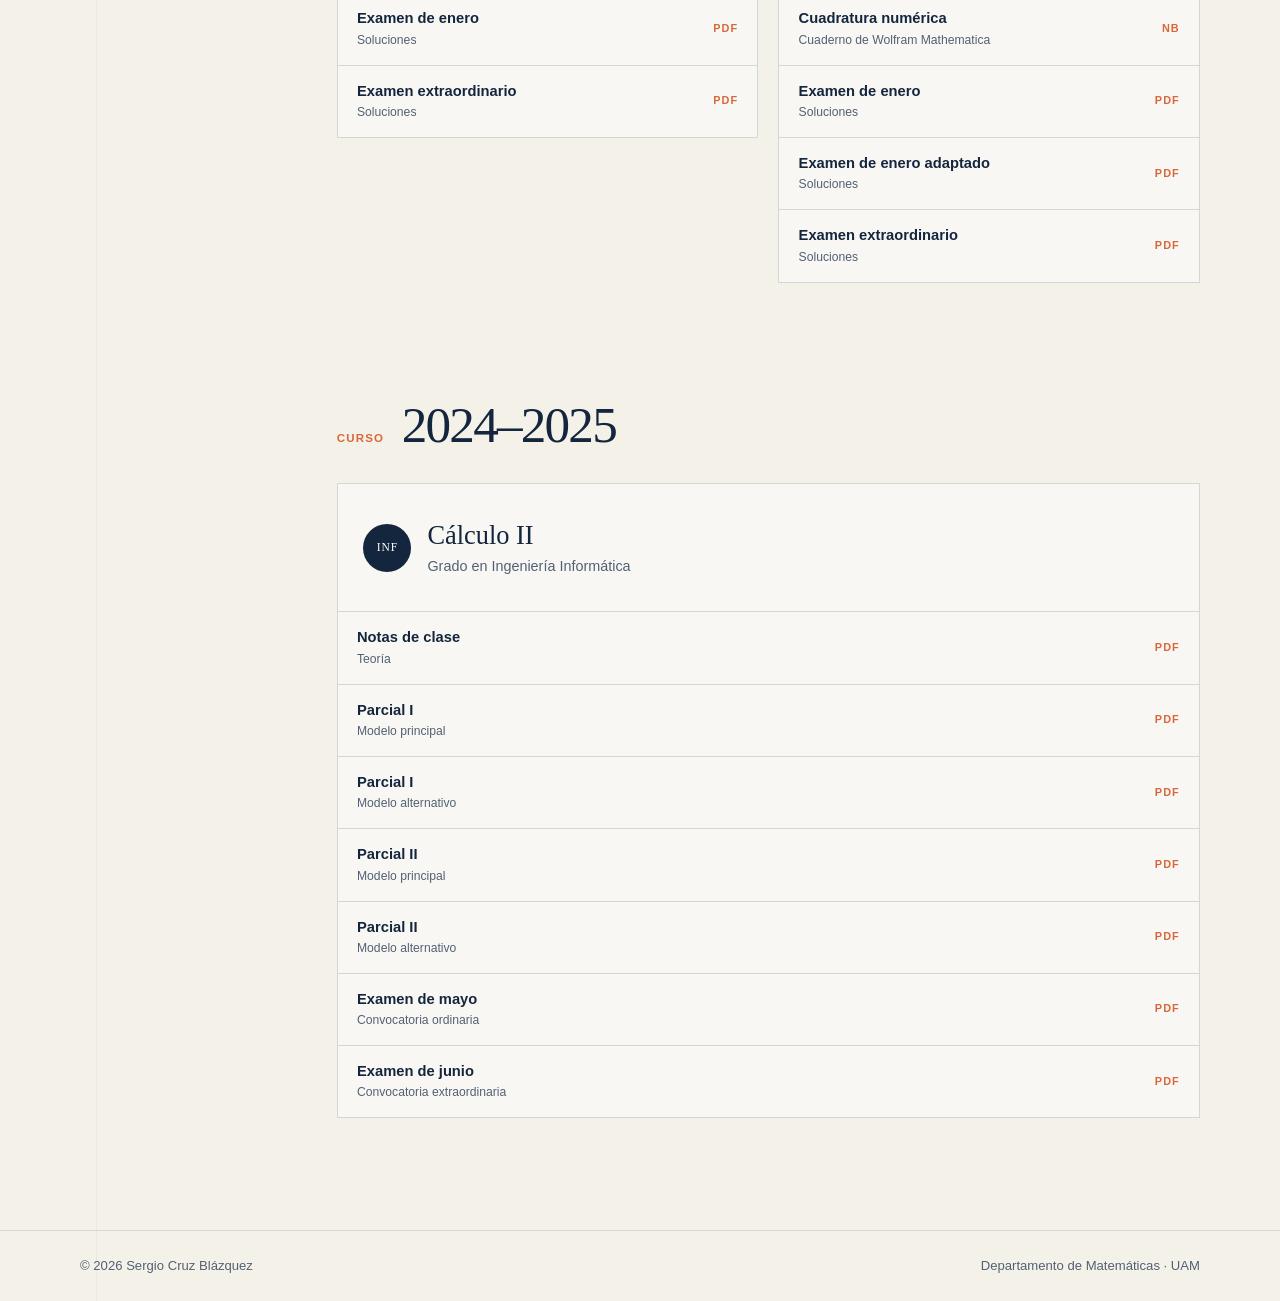
<file: docencia.html>
<!doctype html>
<!-- GUÍA DE EDICIÓN: consulte README.md en la raíz del repositorio. -->
<html lang="es">
<head>
  <meta charset="utf-8">
  <meta name="viewport" content="width=device-width, initial-scale=1">
  <meta name="description" content="Materiales docentes de Sergio Cruz Blázquez para asignaturas de Cálculo y Matemáticas.">
  <title>Docencia | Sergio Cruz Blázquez</title>
  <link rel="icon" type="image/x-icon" href="assets/img/icono2.ico">
  <link rel="stylesheet" href="styles.css?v=20260916-1">
</head>
<body>
  <a class="skip-link" href="#contenido">Saltar al contenido</a>

  <header class="site-header">
    <div class="nav-shell">
      <a class="site-name" href="index.html" aria-label="Sergio Cruz Blázquez, inicio">
        <span class="site-mark" aria-hidden="true">SC</span>
        <span>Sergio Cruz Blázquez</span>
      </a>
      <nav class="main-nav" aria-label="Navegación principal">
        <a href="index.html">Inicio</a>
        <a href="docencia.html" aria-current="page">Docencia</a>
        <a href="cv.html">CV</a>
      </nav>
    </div>
  </header>

  <main id="contenido">
    <header class="page-hero page-shell">
      <p class="eyebrow">Materiales de clase</p>
      <h1>Docencia</h1>
      <p>Apuntes, colecciones de problemas, prácticas y exámenes organizados por curso académico y titulación.</p>
    </header>

    <div class="content-layout page-shell">
      <nav class="section-index" aria-label="Cursos disponibles">
        <p>Curso académico</p>
        <a href="#curso-2026-2027">2026–2027</a>
        <a href="#curso-2025-2026">2025–2026</a>
        <a href="#curso-2024-2025">2024–2025</a>
      </nav>

      <div class="teaching-content">
        <section class="year-section" id="curso-2026-2027" aria-labelledby="titulo-2026-2027">
          <header class="section-heading">
            <span>Curso</span>
            <h2 id="titulo-2026-2027">2026–2027</h2>
          </header>

          <div class="course-grid course-grid-single">
            <article class="course-card">
              <div class="course-card-head">
                <span class="course-code">MAT</span>
                <div>
                  <h3>Cálculo I</h3>
                  <p>Grado en Matemáticas</p>
                </div>
              </div>

              <details class="resource-group">
                <summary>
                  <span><strong>Temas de teoría</strong><small>Temas 1–4 disponibles</small></span>
                  <span class="resource-group-action" aria-hidden="true">Ver temas</span>
                </summary>
                <ul class="resource-list resource-list-nested">
                  <li>
                    <a href="assets/apuntes/2026-2027/calculoI-mat/plantilla-temas-teoria-examen.pdf">
                      <span><strong>Temas para la pregunta de desarrollo</strong><small>Lista del examen parcial · actualizada el 22/10/2026</small></span>
                      <span class="file-type">PDF</span>
                    </a>
                  </li>
                  <li>
                    <a href="assets/apuntes/2026-2027/calculoI-mat/tema-01-numeros-reales.pdf">
                      <span><strong>Tema 1 · Números reales</strong><small>Versión en desarrollo · actualizada el 17/11/2026</small></span>
                      <span class="file-type">PDF</span>
                    </a>
                  </li>
                  <li>
                    <a href="assets/apuntes/2026-2027/calculoI-mat/tema-02-sucesiones.pdf">
                      <span><strong>Tema 2 · Sucesiones</strong><small>Versión en desarrollo · actualizada el 17/11/2026</small></span>
                      <span class="file-type">PDF</span>
                    </a>
                  </li>
                  <li>
                    <a href="assets/apuntes/2026-2027/calculoI-mat/tema-03-series.pdf">
                      <span><strong>Tema 3 · Series</strong><small>Versión en desarrollo · actualizada el 17/11/2026</small></span>
                      <span class="file-type">PDF</span>
                    </a>
                  </li>
                  <li>
                    <a href="assets/apuntes/2026-2027/calculoI-mat/tema-04-funciones-reales.pdf">
                      <span><strong>Tema 4 · Funciones reales</strong><small>Versión en desarrollo · actualizada el 18/11/2026</small></span>
                      <span class="file-type">PDF</span>
                    </a>
                  </li>
                </ul>
              </details>

              <details class="resource-group">
                <summary>
                  <span><strong>Relaciones de ejercicios</strong><small>Hojas actualizadas de los temas 1–4</small></span>
                  <span class="resource-group-action" aria-hidden="true">Ver hojas</span>
                </summary>
                <ul class="resource-list resource-list-nested">
                  <li>
                    <a href="assets/apuntes/2026-2027/calculoI-mat/hoja-01-numeros-reales-induccion.pdf?v=20261022-2">
                      <span><strong>Hoja 1 · Números reales e inducción</strong><small>Tema 1 · actualizada el 22/10/2026</small></span>
                      <span class="file-type">PDF</span>
                    </a>
                  </li>
                  <li>
                    <a href="assets/apuntes/2026-2027/calculoI-mat/hoja-02-sucesiones.pdf?v=20261022-2">
                      <span><strong>Hoja 2 · Sucesiones</strong><small>Tema 2 · actualizada el 22/10/2026</small></span>
                      <span class="file-type">PDF</span>
                    </a>
                  </li>
                  <li>
                    <a href="assets/apuntes/2026-2027/calculoI-mat/hoja-03-series.pdf?v=20261022-2">
                      <span><strong>Hoja 3 · Series numéricas</strong><small>Tema 3 · actualizada el 22/10/2026</small></span>
                      <span class="file-type">PDF</span>
                    </a>
                  </li>
                  <li>
                    <a href="assets/apuntes/2026-2027/calculoI-mat/hoja-04-funciones-limites-continuidad.pdf?v=20261022-2">
                      <span><strong>Hoja 4 · Funciones, límites y continuidad</strong><small>Tema 4 · actualizada el 22/10/2026</small></span>
                      <span class="file-type">PDF</span>
                    </a>
                  </li>
                </ul>
              </details>

              <details class="resource-group">
                <summary>
                  <span><strong>Exámenes resueltos</strong><small>Primer parcial e incidencias</small></span>
                  <span class="resource-group-action" aria-hidden="true">Ver soluciones</span>
                </summary>
                <ul class="resource-list resource-list-nested">
                  <li>
                    <a href="assets/apuntes/2026-2027/calculoI-mat/soluciones-parcial1.pdf">
                      <span><strong>Primer parcial · Soluciones</strong><small>Publicadas el 18/11/2026</small></span>
                      <span class="file-type">PDF</span>
                    </a>
                  </li>
                  <li>
                    <a href="assets/apuntes/2026-2027/calculoI-mat/soluciones-parcial1-incidencias.pdf">
                      <span><strong>Primer parcial de incidencias · Soluciones</strong><small>Publicadas el 18/11/2026</small></span>
                      <span class="file-type">PDF</span>
                    </a>
                  </li>
                </ul>
              </details>
            </article>
          </div>
        </section>

        <section class="year-section" id="curso-2025-2026" aria-labelledby="titulo-2025-2026">
          <header class="section-heading">
            <span>Curso</span>
            <h2 id="titulo-2025-2026">2025–2026</h2>
          </header>

          <!-- NUEVA ASIGNATURA: copie un <article class="course-card"> completo dentro de esta cuadrícula. -->
          <div class="course-grid">
            <article class="course-card">
              <div class="course-card-head">
                <span class="course-code">MAT</span>
                <div>
                  <h3>Cálculo I</h3>
                  <p>Grado en Matemáticas</p>
                </div>
              </div>
              <!-- NUEVO MATERIAL: copie un <li> completo y cambie el enlace, el título y la descripción. -->
              <ul class="resource-list">
                <li>
                  <a href="assets/apuntes/2025-2026/calculoI-mat/main.pdf">
                    <span><strong>Notas de clase</strong><small>Versión en desarrollo</small></span>
                    <span class="file-type">PDF</span>
                  </a>
                </li>
                <li>
                  <a href="assets/apuntes/2025-2026/calculoI-mat/sol-practica1.pdf">
                    <span><strong>Práctica I</strong><small>Soluciones</small></span>
                    <span class="file-type">PDF</span>
                  </a>
                </li>
                <li>
                  <a href="assets/apuntes/2025-2026/calculoI-mat/sol-parcial1.pdf">
                    <span><strong>Parcial I</strong><small>Soluciones</small></span>
                    <span class="file-type">PDF</span>
                  </a>
                </li>
                <li>
                  <a href="assets/apuntes/2025-2026/calculoI-mat/prac2.pdf">
                    <span><strong>Práctica II</strong><small>Enunciados y soluciones</small></span>
                    <span class="file-type">PDF</span>
                  </a>
                </li>
                <li>
                  <a href="assets/apuntes/2025-2026/calculoI-mat/sol-final-enero.pdf">
                    <span><strong>Examen de enero</strong><small>Soluciones</small></span>
                    <span class="file-type">PDF</span>
                  </a>
                </li>
                <li>
                  <a href="assets/apuntes/2025-2026/calculoI-mat/Propuesta-Extraordinaria-soluciones.pdf">
                    <span><strong>Examen extraordinario</strong><small>Soluciones</small></span>
                    <span class="file-type">PDF</span>
                  </a>
                </li>
              </ul>
            </article>

            <article class="course-card">
              <div class="course-card-head">
                <span class="course-code">INF</span>
                <div>
                  <h3>Cálculo I</h3>
                  <p>Grado en Ingeniería Informática</p>
                </div>
              </div>
              <!-- NUEVO MATERIAL: copie un <li> completo y cambie el enlace, el título y la descripción. -->
              <ul class="resource-list">
                <li>
                  <a href="assets/apuntes/2025-2026/calculoI-inginf/cal1_inginf.pdf">
                    <span><strong>Notas de clase</strong><small>Teoría y ejemplos</small></span>
                    <span class="file-type">PDF</span>
                  </a>
                </li>
                <li>
                  <a href="assets/apuntes/2025-2026/calculoI-inginf/Problemas Resueltos.pdf">
                    <span><strong>Problemas resueltos</strong><small>Colección de ejercicios</small></span>
                    <span class="file-type">PDF</span>
                  </a>
                </li>
                <li>
                  <a href="assets/apuntes/2025-2026/calculoI-inginf/correccion_parcial.pdf">
                    <span><strong>Parcial I</strong><small>Corrección</small></span>
                    <span class="file-type">PDF</span>
                  </a>
                </li>
                <li>
                  <a href="assets/apuntes/2025-2026/calculoI-inginf/Cuadr_num.pdf">
                    <span><strong>Cuadratura numérica</strong><small>Material de apoyo</small></span>
                    <span class="file-type">PDF</span>
                  </a>
                </li>
                <li>
                  <a href="assets/apuntes/2025-2026/calculoI-inginf/Cuadr_num.nb">
                    <span><strong>Cuadratura numérica</strong><small>Cuaderno de Wolfram Mathematica</small></span>
                    <span class="file-type">NB</span>
                  </a>
                </li>
                <li>
                  <a href="assets/apuntes/2025-2026/calculoI-inginf/examen_enero_resuelto.pdf">
                    <span><strong>Examen de enero</strong><small>Soluciones</small></span>
                    <span class="file-type">PDF</span>
                  </a>
                </li>
                <li>
                  <a href="assets/apuntes/2025-2026/calculoI-inginf/examen_final_adaptado_soluciones.pdf">
                    <span><strong>Examen de enero adaptado</strong><small>Soluciones</small></span>
                    <span class="file-type">PDF</span>
                  </a>
                </li>
                <li>
                  <a href="assets/apuntes/2025-2026/calculoI-inginf/extraordinaria_definitiva_soluciones.pdf">
                    <span><strong>Examen extraordinario</strong><small>Soluciones</small></span>
                    <span class="file-type">PDF</span>
                  </a>
                </li>
              </ul>
            </article>
          </div>
        </section>

        <section class="year-section" id="curso-2024-2025" aria-labelledby="titulo-2024-2025">
          <header class="section-heading">
            <span>Curso</span>
            <h2 id="titulo-2024-2025">2024–2025</h2>
          </header>

          <!-- NUEVA ASIGNATURA: copie un <article class="course-card"> completo dentro de esta cuadrícula. -->
          <div class="course-grid course-grid-single">
            <article class="course-card">
              <div class="course-card-head">
                <span class="course-code">INF</span>
                <div>
                  <h3>Cálculo II</h3>
                  <p>Grado en Ingeniería Informática</p>
                </div>
              </div>
              <!-- NUEVO MATERIAL: copie un <li> completo y cambie el enlace, el título y la descripción. -->
              <ul class="resource-list">
                <li>
                  <a href="assets/apuntes/2024-2025/calculoII-inginf/teoria_cal2.pdf">
                    <span><strong>Notas de clase</strong><small>Teoría</small></span>
                    <span class="file-type">PDF</span>
                  </a>
                </li>
                <li>
                  <a href="assets/apuntes/2024-2025/calculoII-inginf/parcial1.pdf">
                    <span><strong>Parcial I</strong><small>Modelo principal</small></span>
                    <span class="file-type">PDF</span>
                  </a>
                </li>
                <li>
                  <a href="assets/apuntes/2024-2025/calculoII-inginf/parcial1-i.pdf">
                    <span><strong>Parcial I</strong><small>Modelo alternativo</small></span>
                    <span class="file-type">PDF</span>
                  </a>
                </li>
                <li>
                  <a href="assets/apuntes/2024-2025/calculoII-inginf/parcial2.pdf">
                    <span><strong>Parcial II</strong><small>Modelo principal</small></span>
                    <span class="file-type">PDF</span>
                  </a>
                </li>
                <li>
                  <a href="assets/apuntes/2024-2025/calculoII-inginf/parcial2-i.pdf">
                    <span><strong>Parcial II</strong><small>Modelo alternativo</small></span>
                    <span class="file-type">PDF</span>
                  </a>
                </li>
                <li>
                  <a href="assets/apuntes/2024-2025/calculoII-inginf/examenmayo.pdf">
                    <span><strong>Examen de mayo</strong><small>Convocatoria ordinaria</small></span>
                    <span class="file-type">PDF</span>
                  </a>
                </li>
                <li>
                  <a href="assets/apuntes/2024-2025/calculoII-inginf/examenjunio.pdf">
                    <span><strong>Examen de junio</strong><small>Convocatoria extraordinaria</small></span>
                    <span class="file-type">PDF</span>
                  </a>
                </li>
              </ul>
            </article>
          </div>
        </section>
      </div>
    </div>
  </main>

  <footer class="site-footer">
    <div class="page-shell">
      <span>© <span id="year">2026</span> Sergio Cruz Blázquez</span>
      <span>Departamento de Matemáticas · UAM</span>
    </div>
  </footer>

  <script>document.getElementById('year').textContent = new Date().getFullYear();</script>
</body>
</html>
</file>
<file: styles.css>
:root {
  --paper: #f4f1e9;
  --paper-raised: #fbfaf6;
  --ink: #14263d;
  --ink-soft: #526174;
  --blue: #1e5eaa;
  --blue-dark: #123f75;
  --line: #d4d7d6;
  --line-strong: #abb3ba;
  --accent: #d8673c;
  --shadow: 0 24px 70px rgba(20, 38, 61, 0.14);
  --serif: Georgia, "Times New Roman", serif;
  --sans: "Segoe UI", Roboto, Helvetica, Arial, sans-serif;
}

* {
  box-sizing: border-box;
}

html {
  color-scheme: light;
  scroll-behavior: smooth;
}

body {
  margin: 0;
  min-width: 320px;
  background:
    linear-gradient(90deg, transparent 0 7.5%, rgba(30, 94, 170, 0.055) 7.5% calc(7.5% + 1px), transparent calc(7.5% + 1px)),
    var(--paper);
  color: var(--ink);
  font-family: var(--sans);
  font-size: 1rem;
  line-height: 1.65;
  -webkit-font-smoothing: antialiased;
}

img {
  display: block;
  max-width: 100%;
}

a {
  color: var(--blue-dark);
  text-decoration-thickness: 1px;
  text-underline-offset: 0.2em;
}

a:hover {
  color: var(--blue);
}

a:focus-visible,
button:focus-visible,
summary:focus-visible {
  outline: 3px solid rgba(216, 103, 60, 0.45);
  outline-offset: 4px;
}

.skip-link {
  position: fixed;
  left: 1rem;
  top: 1rem;
  z-index: 100;
  transform: translateY(-180%);
  padding: 0.65rem 0.9rem;
  border-radius: 0.25rem;
  background: var(--ink);
  color: #fff;
}

.skip-link:focus {
  transform: translateY(0);
}

.page-shell,
.nav-shell {
  width: min(1120px, calc(100% - 3rem));
  margin-inline: auto;
}

.site-header {
  position: sticky;
  top: 0;
  z-index: 20;
  border-bottom: 1px solid rgba(20, 38, 61, 0.12);
  background: rgba(244, 241, 233, 0.92);
  backdrop-filter: blur(14px);
}

.nav-shell {
  min-height: 76px;
  display: flex;
  align-items: center;
  justify-content: space-between;
  gap: 2rem;
}

.site-name {
  display: inline-flex;
  align-items: center;
  gap: 0.75rem;
  color: var(--ink);
  font-weight: 650;
  text-decoration: none;
  letter-spacing: -0.01em;
}

.site-mark {
  display: grid;
  width: 2.35rem;
  height: 2.35rem;
  place-items: center;
  background: var(--ink);
  color: #fff;
  font-family: var(--serif);
  font-size: 0.78rem;
  letter-spacing: 0.09em;
}

.main-nav {
  display: flex;
  align-items: center;
  gap: 0.35rem;
}

.main-nav a {
  position: relative;
  padding: 0.45rem 0.7rem;
  color: var(--ink-soft);
  font-size: 0.93rem;
  font-weight: 600;
  text-decoration: none;
}

.main-nav a::after {
  content: "";
  position: absolute;
  left: 0.7rem;
  right: 0.7rem;
  bottom: 0.24rem;
  height: 2px;
  transform: scaleX(0);
  transform-origin: left;
  background: var(--accent);
  transition: transform 160ms ease;
}

.main-nav a:hover,
.main-nav a[aria-current="page"] {
  color: var(--ink);
}

.main-nav a:hover::after,
.main-nav a[aria-current="page"]::after {
  transform: scaleX(1);
}

.home-hero {
  display: grid;
  grid-template-columns: minmax(420px, 1.12fr) minmax(400px, 0.88fr);
  gap: clamp(2.5rem, 5vw, 5rem);
  align-items: center;
  min-height: calc(100vh - 77px);
  padding-block: clamp(3rem, 8vw, 7rem);
}

.portrait-frame {
  position: relative;
  aspect-ratio: 1 / 1;
  overflow: hidden;
  box-shadow: var(--shadow);
  background: #d7d5cc;
}

.portrait-frame::before {
  content: "";
  position: absolute;
  inset: 0;
  z-index: 1;
  border: 1px solid rgba(255, 255, 255, 0.5);
  pointer-events: none;
}

.portrait-frame img {
  width: 100%;
  height: 100%;
  object-fit: cover;
  object-position: 50% 5%;
}

.portrait-caption {
  position: absolute;
  left: 1rem;
  right: 1rem;
  bottom: 1rem;
  z-index: 2;
  width: fit-content;
  max-width: calc(100% - 2rem);
  padding: 0.4rem 0.65rem;
  background: rgba(20, 38, 61, 0.87);
  color: #fff;
  font-size: 0.75rem;
  letter-spacing: 0.04em;
  line-height: 1.35;
}

.eyebrow {
  margin: 0 0 1.1rem;
  color: var(--accent);
  font-size: 0.82rem;
  font-weight: 750;
  letter-spacing: 0.13em;
  text-transform: uppercase;
}

h1,
h2,
h3 {
  text-wrap: balance;
}

h1 {
  max-width: 10ch;
  margin: 0;
  font-family: var(--serif);
  font-size: clamp(2.65rem, 5.5vw, 4.9rem);
  font-weight: 500;
  letter-spacing: -0.055em;
  line-height: 0.94;
}

.role {
  max-width: 42rem;
  margin: 1.5rem 0 0;
  color: var(--ink-soft);
  font-family: var(--serif);
  font-size: clamp(1.18rem, 2.1vw, 1.55rem);
  line-height: 1.45;
}

.contact-block {
  margin-top: clamp(2.25rem, 5vw, 4rem);
  padding-top: 1.5rem;
  border-top: 1px solid var(--line-strong);
}

.contact-block h2 {
  margin: 0 0 1.1rem;
  font-size: 0.8rem;
  letter-spacing: 0.12em;
  text-transform: uppercase;
}

.contact-list {
  display: grid;
  grid-template-columns: repeat(2, minmax(0, 1fr));
  gap: 1.1rem 2rem;
  margin: 0;
}

.contact-list div {
  min-width: 0;
}

.contact-list dt {
  margin-bottom: 0.16rem;
  color: var(--ink-soft);
  font-size: 0.74rem;
  font-weight: 700;
  letter-spacing: 0.08em;
  text-transform: uppercase;
}

.contact-list dd {
  margin: 0;
  font-size: 0.94rem;
  line-height: 1.55;
  overflow-wrap: anywhere;
}

.home-links {
  display: grid;
  grid-template-columns: repeat(2, minmax(0, 1fr));
  gap: 1rem;
  padding-block: 0 6rem;
}

.feature-link {
  display: grid;
  grid-template-columns: auto 1fr auto;
  gap: 1.25rem;
  align-items: start;
  min-height: 12rem;
  padding: clamp(1.4rem, 3vw, 2rem);
  border: 1px solid var(--line);
  background: rgba(251, 250, 246, 0.68);
  color: var(--ink);
  text-decoration: none;
  transition: transform 180ms ease, border-color 180ms ease, background 180ms ease;
}

.feature-link:hover {
  transform: translateY(-4px);
  border-color: var(--blue);
  background: var(--paper-raised);
  color: var(--ink);
}

.feature-number {
  color: var(--accent);
  font-size: 0.75rem;
  font-weight: 800;
  letter-spacing: 0.1em;
}

.feature-link strong {
  display: block;
  margin: -0.25rem 0 0.7rem;
  font-family: var(--serif);
  font-size: clamp(1.4rem, 2.5vw, 2rem);
  font-weight: 500;
  line-height: 1.15;
}

.feature-link small {
  display: block;
  max-width: 31rem;
  color: var(--ink-soft);
  font-size: 0.95rem;
  line-height: 1.55;
}

.arrow {
  font-size: 1.25rem;
}

.site-footer {
  border-top: 1px solid var(--line);
  color: var(--ink-soft);
  font-size: 0.82rem;
}

.site-footer .page-shell {
  display: flex;
  justify-content: space-between;
  gap: 1rem;
  padding-block: 1.5rem;
}

.page-hero {
  padding-block: clamp(4rem, 8vw, 7rem) clamp(3rem, 6vw, 5rem);
  border-bottom: 1px solid var(--line-strong);
}

.page-hero h1 {
  max-width: none;
  font-size: clamp(2.9rem, 6vw, 5rem);
}

.page-hero > p:last-of-type {
  max-width: 47rem;
  margin: 1.6rem 0 0;
  color: var(--ink-soft);
  font-family: var(--serif);
  font-size: clamp(1.15rem, 2.2vw, 1.45rem);
  line-height: 1.55;
}

.content-layout {
  display: grid;
  grid-template-columns: 180px minmax(0, 1fr);
  gap: clamp(2.5rem, 6vw, 6rem);
  padding-block: clamp(3rem, 6vw, 5rem) 7rem;
}

.section-index {
  position: sticky;
  top: 7rem;
  align-self: start;
  display: flex;
  flex-direction: column;
  padding-top: 0.9rem;
  border-top: 2px solid var(--ink);
}

.section-index p {
  margin: 0 0 0.9rem;
  color: var(--ink-soft);
  font-size: 0.72rem;
  font-weight: 750;
  letter-spacing: 0.1em;
  text-transform: uppercase;
}

.section-index a {
  padding: 0.38rem 0;
  color: var(--ink-soft);
  font-size: 0.91rem;
  font-weight: 600;
  text-decoration: none;
}

.section-index a:hover {
  color: var(--blue);
}

.teaching-content,
.cv-content {
  min-width: 0;
}

.year-section,
.cv-section {
  scroll-margin-top: 6.5rem;
}

.year-section + .year-section,
.cv-section + .cv-section {
  margin-top: clamp(5rem, 9vw, 8.5rem);
}

.section-heading {
  display: flex;
  align-items: baseline;
  gap: 1.1rem;
  margin-bottom: 2rem;
}

.section-heading > span {
  color: var(--accent);
  font-size: 0.72rem;
  font-weight: 800;
  letter-spacing: 0.1em;
  text-transform: uppercase;
}

.section-heading h2 {
  margin: 0;
  font-family: var(--serif);
  font-size: clamp(2rem, 4vw, 3.2rem);
  font-weight: 500;
  letter-spacing: -0.035em;
  line-height: 1.05;
}

.course-grid {
  display: grid;
  grid-template-columns: repeat(2, minmax(0, 1fr));
  gap: 1.25rem;
  align-items: start;
}

.course-grid-single {
  grid-template-columns: minmax(0, 1fr);
}

.course-card {
  border: 1px solid var(--line);
  background: rgba(251, 250, 246, 0.76);
}

.course-card-head {
  display: flex;
  gap: 1rem;
  align-items: center;
  min-height: 8rem;
  padding: 1.6rem;
  border-bottom: 1px solid var(--line);
}

.course-code {
  display: grid;
  flex: 0 0 3rem;
  width: 3rem;
  height: 3rem;
  place-items: center;
  border-radius: 50%;
  background: var(--ink);
  color: #fff;
  font-family: var(--serif);
  font-size: 0.72rem;
  letter-spacing: 0.08em;
}

.course-card h3 {
  margin: 0;
  font-family: var(--serif);
  font-size: 1.65rem;
  font-weight: 500;
  line-height: 1.2;
}

.course-card-head p {
  margin: 0.3rem 0 0;
  color: var(--ink-soft);
  font-size: 0.9rem;
  line-height: 1.4;
}

.resource-list {
  margin: 0;
  padding: 0;
  list-style: none;
}

.resource-group summary {
  display: flex;
  justify-content: space-between;
  gap: 1.25rem;
  align-items: center;
  padding: 1rem 1.2rem;
  cursor: pointer;
  list-style: none;
  transition: background 150ms ease;
}

.resource-group + .resource-group {
  border-top: 1px solid var(--line);
}

.resource-group summary::-webkit-details-marker {
  display: none;
}

.resource-group summary:hover,
.resource-group summary:focus-visible {
  background: rgba(30, 94, 170, 0.07);
}

.resource-group summary strong,
.resource-group summary small,
.resource-pending strong,
.resource-pending small {
  display: block;
}

.resource-group summary strong,
.resource-pending strong {
  font-size: 0.92rem;
  line-height: 1.35;
}

.resource-group summary small,
.resource-pending small {
  margin-top: 0.15rem;
  color: var(--ink-soft);
  font-size: 0.76rem;
  line-height: 1.4;
}

.resource-group-action {
  display: flex;
  flex: 0 0 auto;
  align-items: center;
  gap: 0.45rem;
  color: var(--accent);
  font-size: 0.68rem;
  font-weight: 800;
  letter-spacing: 0.08em;
  text-transform: uppercase;
}

.resource-group-action::after {
  content: "+";
  width: 1rem;
  font-size: 1rem;
  line-height: 1;
  text-align: center;
}

.resource-group[open] .resource-group-action::after {
  content: "−";
}

.resource-list-nested {
  border-top: 1px solid var(--line);
  background: rgba(255, 255, 255, 0.32);
}

.resource-list li + li {
  border-top: 1px solid var(--line);
}

.resource-list a {
  display: flex;
  justify-content: space-between;
  gap: 1.25rem;
  align-items: center;
  padding: 1rem 1.2rem;
  color: var(--ink);
  text-decoration: none;
  transition: background 150ms ease, padding-left 150ms ease;
}

.resource-list a:hover {
  padding-left: 1.45rem;
  background: rgba(30, 94, 170, 0.07);
}

.resource-list strong,
.resource-list small {
  display: block;
}

.resource-pending {
  padding: 1rem 1.2rem;
  color: var(--ink-soft);
}

.resource-list strong {
  font-size: 0.92rem;
  line-height: 1.35;
}

.resource-list small {
  margin-top: 0.15rem;
  color: var(--ink-soft);
  font-size: 0.76rem;
  line-height: 1.4;
}

.file-type {
  flex: 0 0 auto;
  color: var(--accent);
  font-size: 0.68rem;
  font-weight: 800;
  letter-spacing: 0.1em;
}

.cv-hero {
  padding-bottom: 3.5rem;
}

.cv-hero h1 {
  max-width: 12ch;
}

.profile-strip {
  display: grid;
  grid-template-columns: 1.1fr 1fr 1.4fr 1.3fr;
  gap: 1px;
  margin: clamp(2.5rem, 5vw, 4rem) 0 0;
  background: var(--line);
  border: 1px solid var(--line);
}

.profile-strip div {
  min-width: 0;
  padding: 1rem;
  background: var(--paper-raised);
}

.profile-strip dt {
  margin-bottom: 0.25rem;
  color: var(--ink-soft);
  font-size: 0.68rem;
  font-weight: 750;
  letter-spacing: 0.09em;
  text-transform: uppercase;
}

.profile-strip dd {
  margin: 0;
  font-size: 0.85rem;
  line-height: 1.5;
  overflow-wrap: anywhere;
}

.cv-layout {
  grid-template-columns: 200px minmax(0, 1fr);
}

.timeline {
  border-top: 1px solid var(--line-strong);
}

.timeline-item {
  position: relative;
  display: grid;
  grid-template-columns: minmax(0, 1fr) 13rem;
  padding: 1.8rem 0 1.8rem 1.55rem;
  border-bottom: 1px solid var(--line);
}

.timeline-item::before {
  content: "";
  position: absolute;
  left: 0;
  top: 2.25rem;
  width: 0.5rem;
  height: 0.5rem;
  border: 2px solid var(--accent);
  border-radius: 50%;
  background: var(--paper);
}

.timeline-item h3 {
  grid-column: 1;
  margin: 0;
  font-family: var(--serif);
  font-size: 1.26rem;
  font-weight: 600;
  line-height: 1.35;
}

.timeline-item .date {
  grid-column: 2;
  grid-row: 1;
  margin: 0;
  color: var(--ink-soft);
  font-size: 0.78rem;
  font-weight: 700;
  text-align: right;
}

.timeline-item .institution {
  grid-column: 1 / -1;
  margin: 0.25rem 0 0;
  color: var(--blue-dark);
  font-size: 0.9rem;
  font-style: italic;
}

.timeline-item ul {
  grid-column: 1 / -1;
  margin: 0.7rem 0 0;
  padding-left: 1.15rem;
  color: var(--ink-soft);
  font-size: 0.92rem;
}

.timeline-item li + li {
  margin-top: 0.32rem;
}

.publication-list {
  margin: 0;
  padding: 0;
  list-style: none;
  counter-reset: publication 11;
}

.publication-list > li {
  position: relative;
  counter-increment: publication -1;
  padding: 1.6rem 0 1.7rem 3.2rem;
  border-top: 1px solid var(--line);
}

.publication-list > li::before {
  content: counter(publication, decimal-leading-zero);
  position: absolute;
  left: 0;
  top: 1.75rem;
  color: var(--accent);
  font-family: var(--serif);
  font-size: 1.1rem;
  font-weight: 700;
}

.publication p {
  margin: 0;
}

.publication > a {
  display: inline-block;
  margin-top: 0.55rem;
  font-size: 0.82rem;
  font-weight: 700;
}

.metrics {
  margin-top: 0.8rem;
  color: var(--ink-soft);
  font-size: 0.8rem;
}

.metrics summary {
  width: fit-content;
  cursor: pointer;
  color: var(--ink-soft);
  font-weight: 700;
}

.metrics p {
  max-width: 70rem;
  margin-top: 0.7rem;
  padding: 0.75rem 1rem;
  border-left: 2px solid var(--blue);
  background: rgba(30, 94, 170, 0.06);
}

.subsection {
  margin-top: 3.5rem;
}

.subsection h3,
.subheading {
  margin: 0 0 1rem;
  font-family: var(--serif);
  font-size: 1.65rem;
  font-weight: 500;
}

.long-list {
  margin: 0;
  padding: 0;
  list-style: none;
  border-top: 1px solid var(--line-strong);
}

.long-list li {
  position: relative;
  padding: 1.1rem 0 1.1rem 1.35rem;
  border-bottom: 1px solid var(--line);
}

.long-list li::before {
  content: "";
  position: absolute;
  left: 0;
  top: 1.75rem;
  width: 0.34rem;
  height: 0.34rem;
  border-radius: 50%;
  background: var(--accent);
}

.project-list li {
  padding-block: 1.45rem;
}

.communication-list li {
  padding-block: 0.9rem;
}

@media (max-width: 860px) {
  .home-hero {
    grid-template-columns: 1fr;
    gap: 2.5rem;
    min-height: auto;
  }

  .portrait-frame {
    width: min(100%, 650px);
    aspect-ratio: 3 / 2;
  }

  .portrait-frame img {
    object-position: 50% 16%;
  }

  h1 {
    max-width: 12ch;
    font-size: clamp(2.8rem, 9.5vw, 4.2rem);
  }

  .home-links {
    grid-template-columns: 1fr;
  }

  .content-layout,
  .cv-layout {
    grid-template-columns: 1fr;
    gap: 2.5rem;
  }

  .section-index {
    position: static;
    flex-direction: row;
    gap: 0.35rem 1.25rem;
    overflow-x: auto;
    padding-bottom: 0.65rem;
    scrollbar-width: thin;
  }

  .section-index p {
    display: none;
  }

  .section-index a {
    flex: 0 0 auto;
  }

  .profile-strip {
    grid-template-columns: repeat(2, minmax(0, 1fr));
  }
}

@media (max-width: 620px) {
  .page-shell,
  .nav-shell {
    width: min(100% - 2rem, 1120px);
  }

  .nav-shell {
    min-height: 68px;
    align-items: center;
    gap: 0.65rem;
  }

  .site-name > span:last-child {
    display: none;
  }

  .main-nav {
    gap: 0;
  }

  .main-nav a {
    padding-inline: 0.55rem;
    font-size: 0.88rem;
  }

  .main-nav a::after {
    left: 0.55rem;
    right: 0.55rem;
  }

  .home-hero {
    padding-block: 1.5rem 3.5rem;
  }

  h1 {
    font-size: clamp(2.7rem, 13vw, 3.7rem);
  }

  .contact-list {
    grid-template-columns: 1fr;
    gap: 0.9rem;
  }

  .home-links {
    padding-bottom: 3rem;
  }

  .feature-link {
    grid-template-columns: auto 1fr;
    min-height: 0;
  }

  .feature-link .arrow {
    display: none;
  }

  .site-footer .page-shell {
    flex-direction: column;
    gap: 0.25rem;
  }

  .page-hero {
    padding-block: 3.25rem 2.75rem;
  }

  .page-hero h1 {
    font-size: clamp(2.7rem, 13vw, 3.8rem);
  }

  .content-layout {
    padding-block: 2rem 4.5rem;
  }

  .course-grid {
    grid-template-columns: 1fr;
  }

  .section-heading {
    align-items: flex-start;
    gap: 0.7rem;
  }

  .profile-strip {
    grid-template-columns: 1fr;
  }

  .timeline-item {
    display: block;
  }

  .timeline-item .date {
    margin-bottom: 0.45rem;
    text-align: left;
  }

  .publication-list > li {
    padding-left: 2.5rem;
  }
}

@media print {
  body {
    background: #fff;
    color: #111;
    font-size: 10pt;
  }

  .site-header,
  .site-footer,
  .section-index,
  .skip-link {
    display: none;
  }

  .page-shell {
    width: 100%;
  }

  .page-hero {
    padding: 0 0 1.5rem;
  }

  .page-hero h1 {
    font-size: 36pt;
  }

  .content-layout,
  .cv-layout {
    display: block;
    padding: 1.5rem 0 0;
  }

  .cv-section + .cv-section {
    margin-top: 3rem;
  }

  .timeline-item,
  .publication-list > li,
  .long-list li {
    break-inside: avoid;
  }

  .metrics[open] p,
  .metrics p {
    background: transparent;
  }
}

@media (prefers-reduced-motion: reduce) {
  html {
    scroll-behavior: auto;
  }

  *,
  *::before,
  *::after {
    transition-duration: 0.01ms !important;
  }
}
</file>
